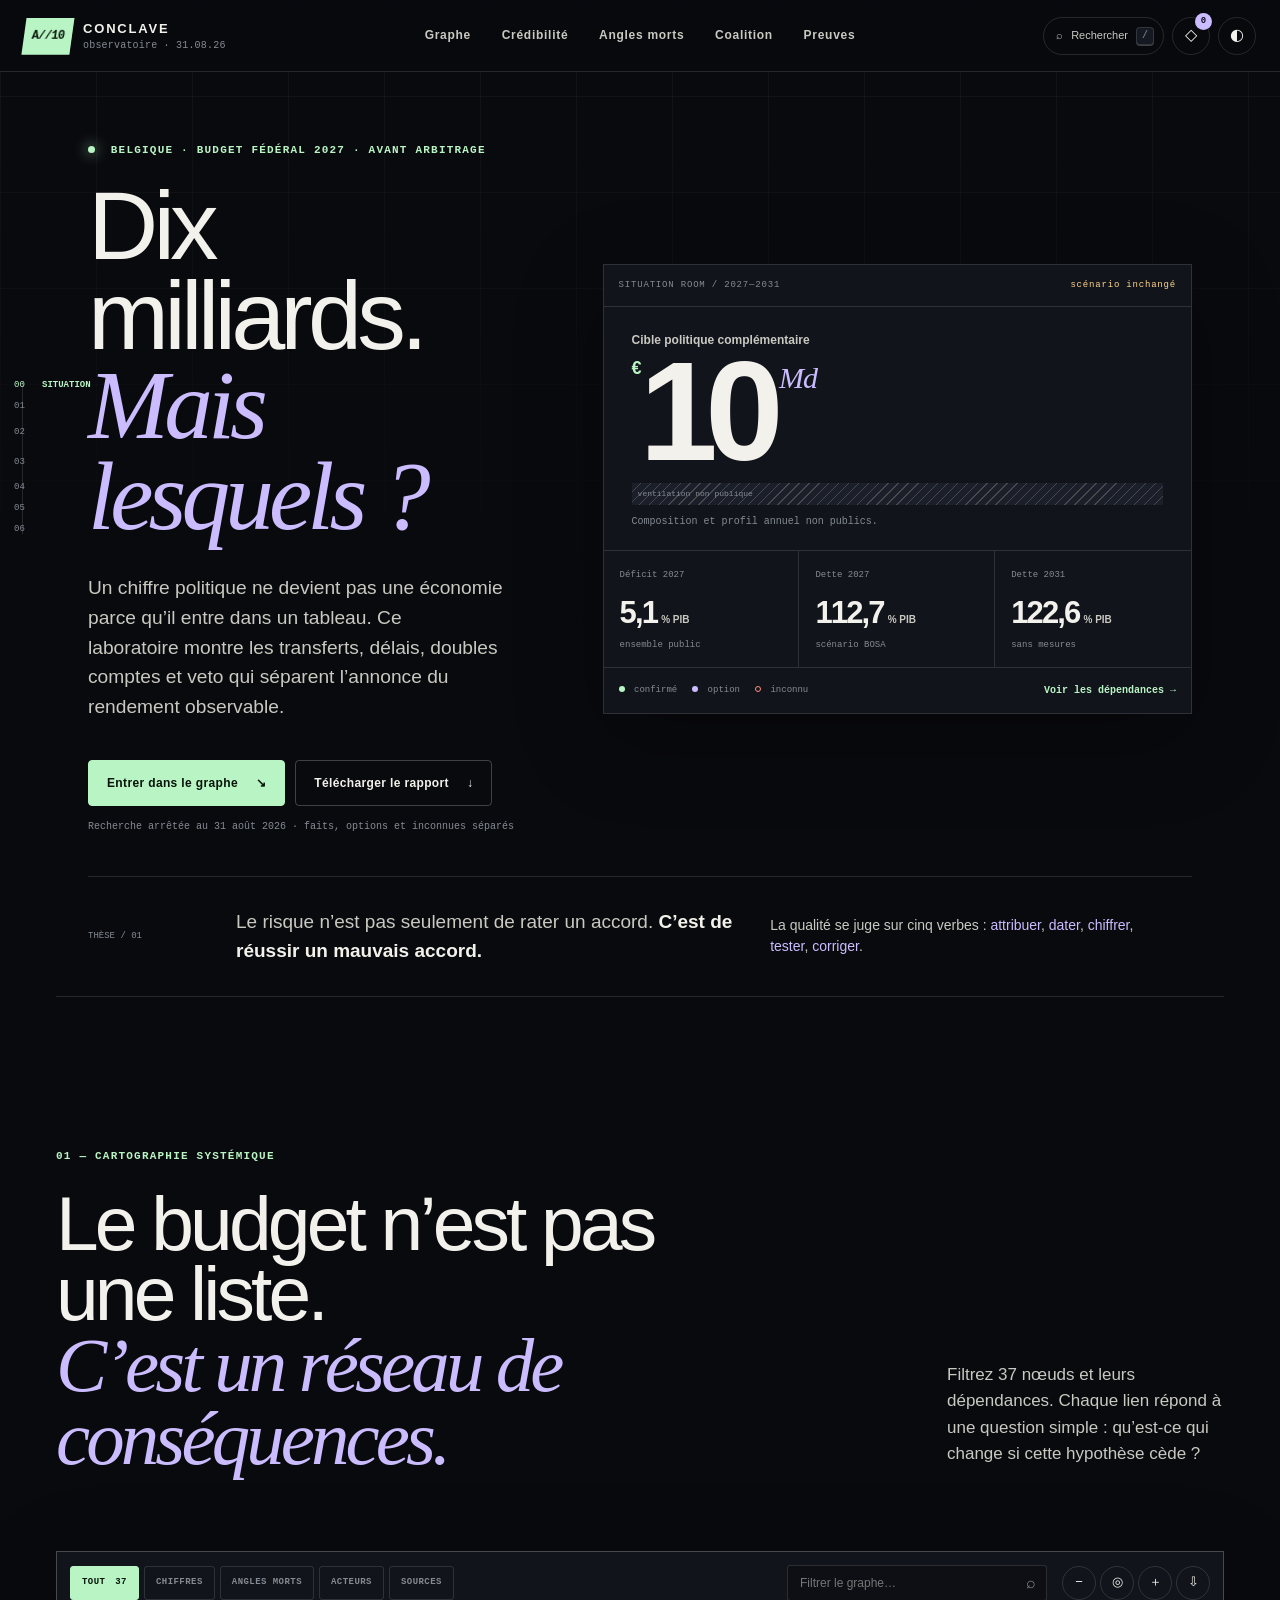
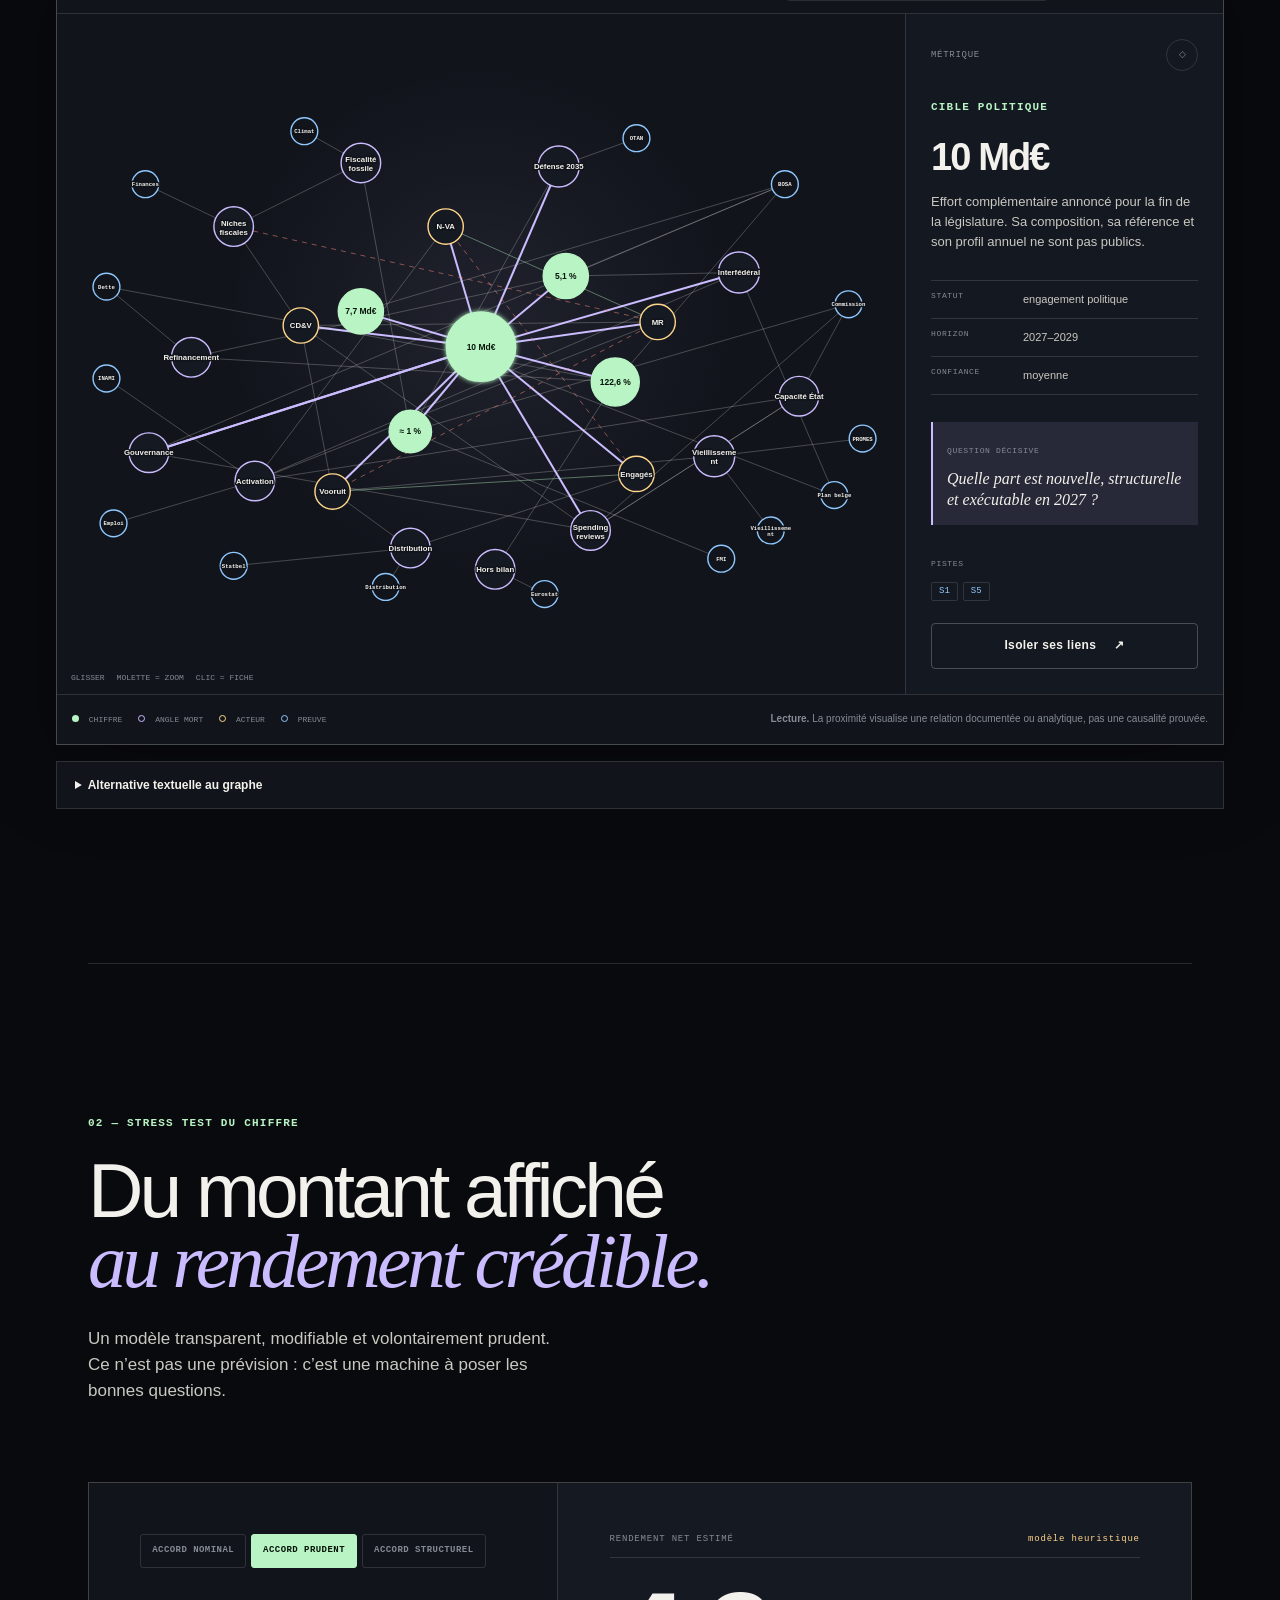
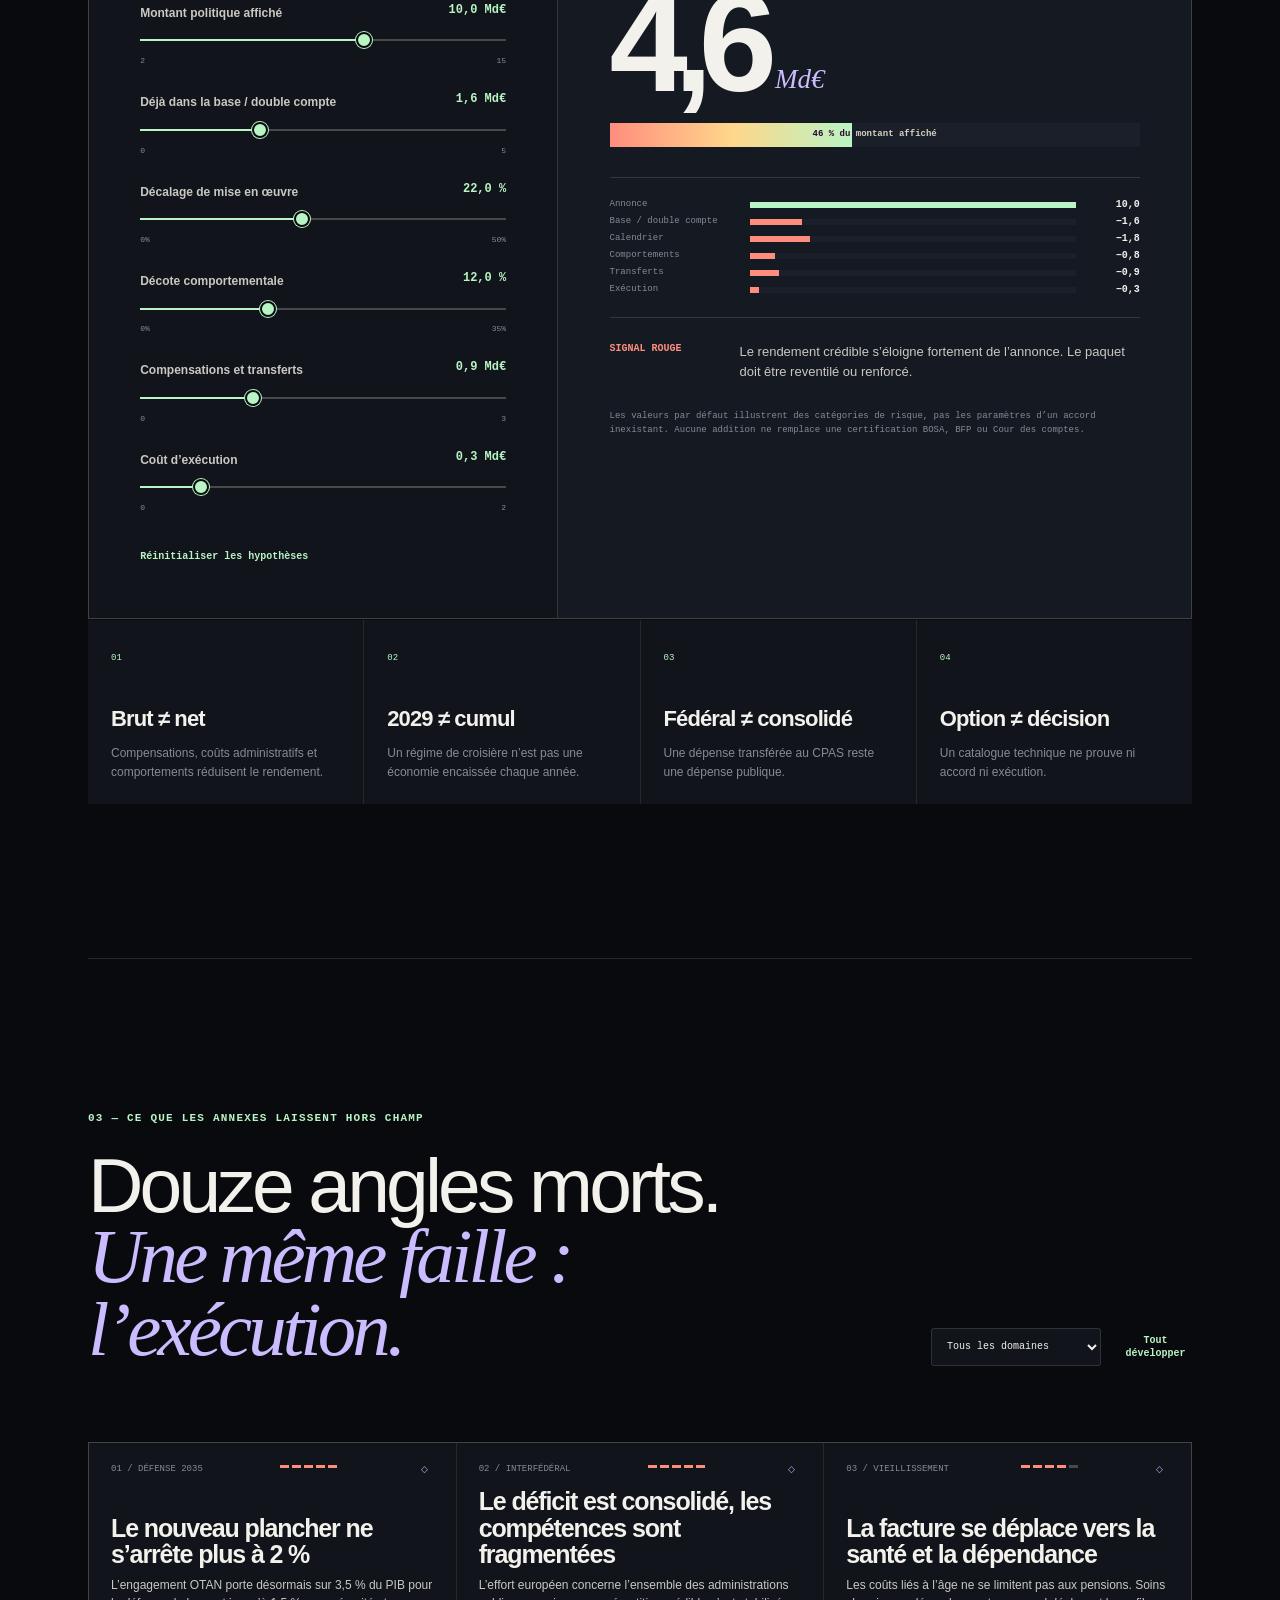
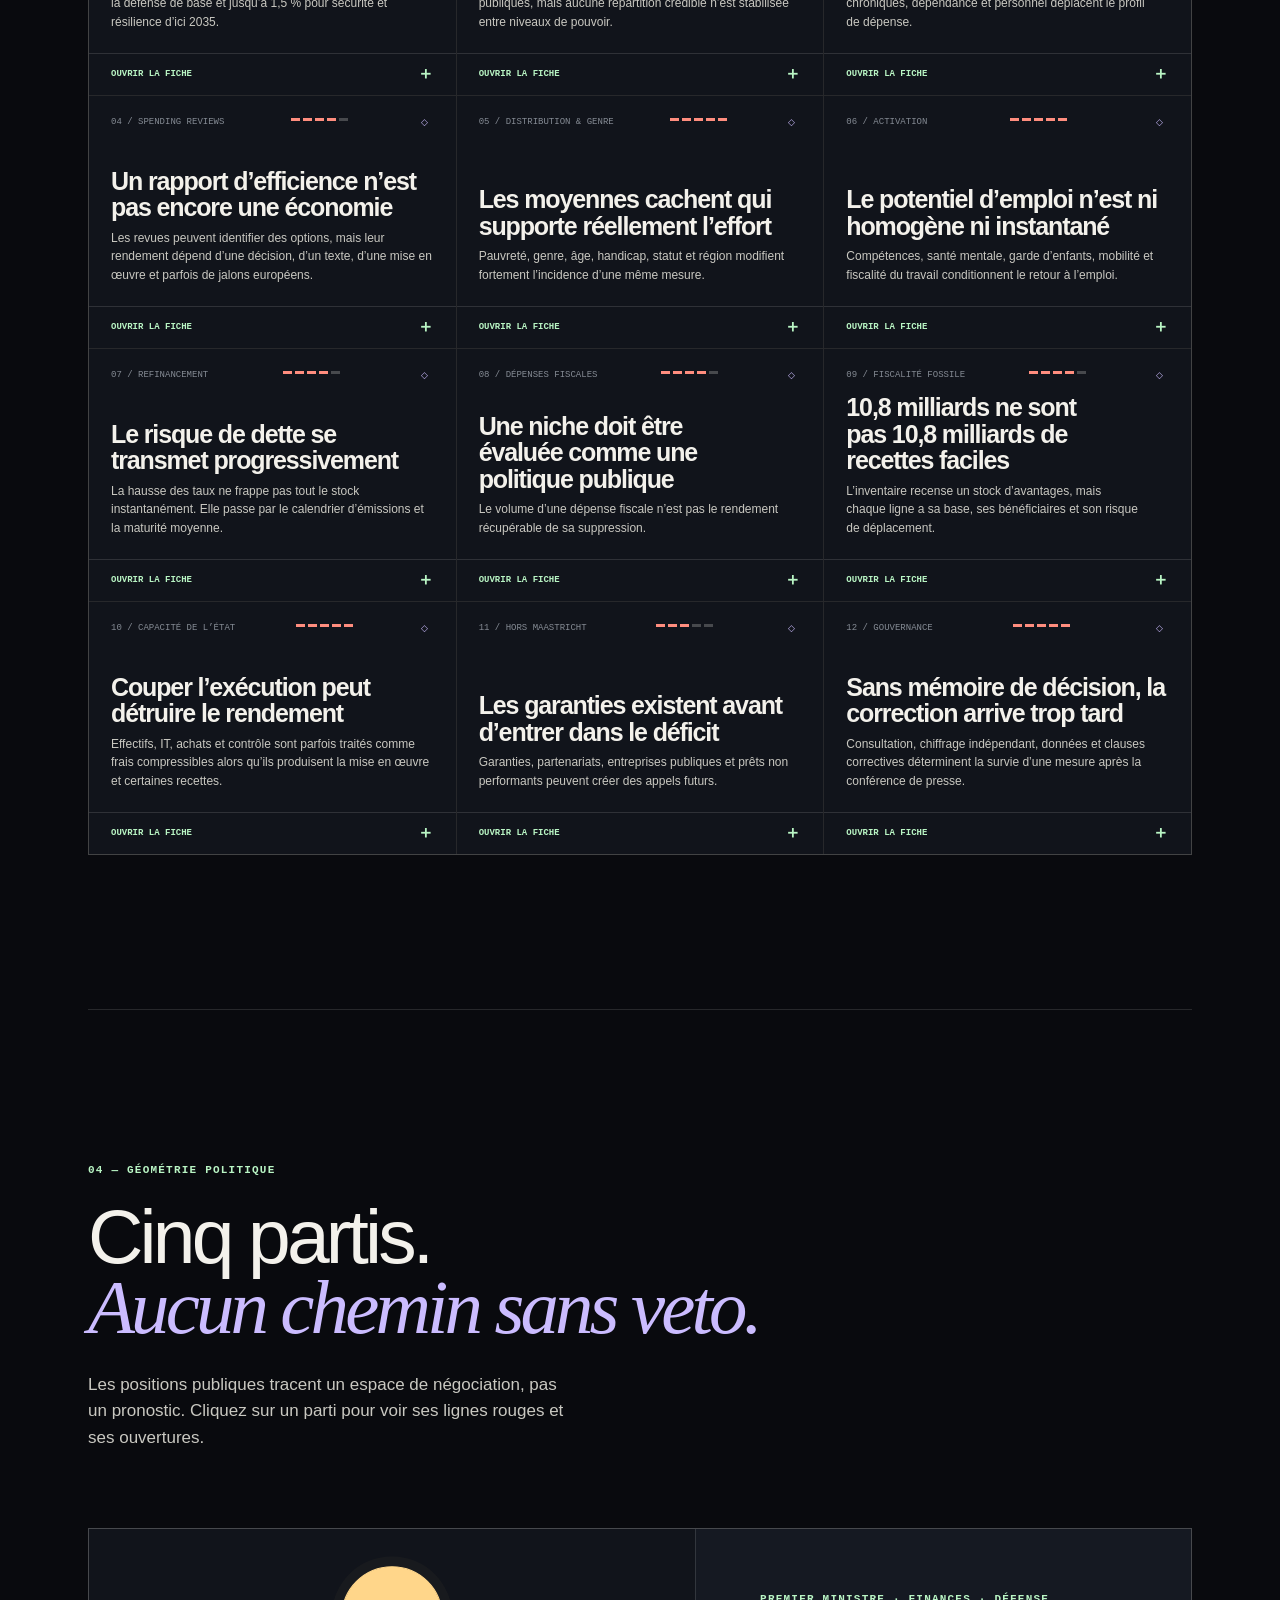
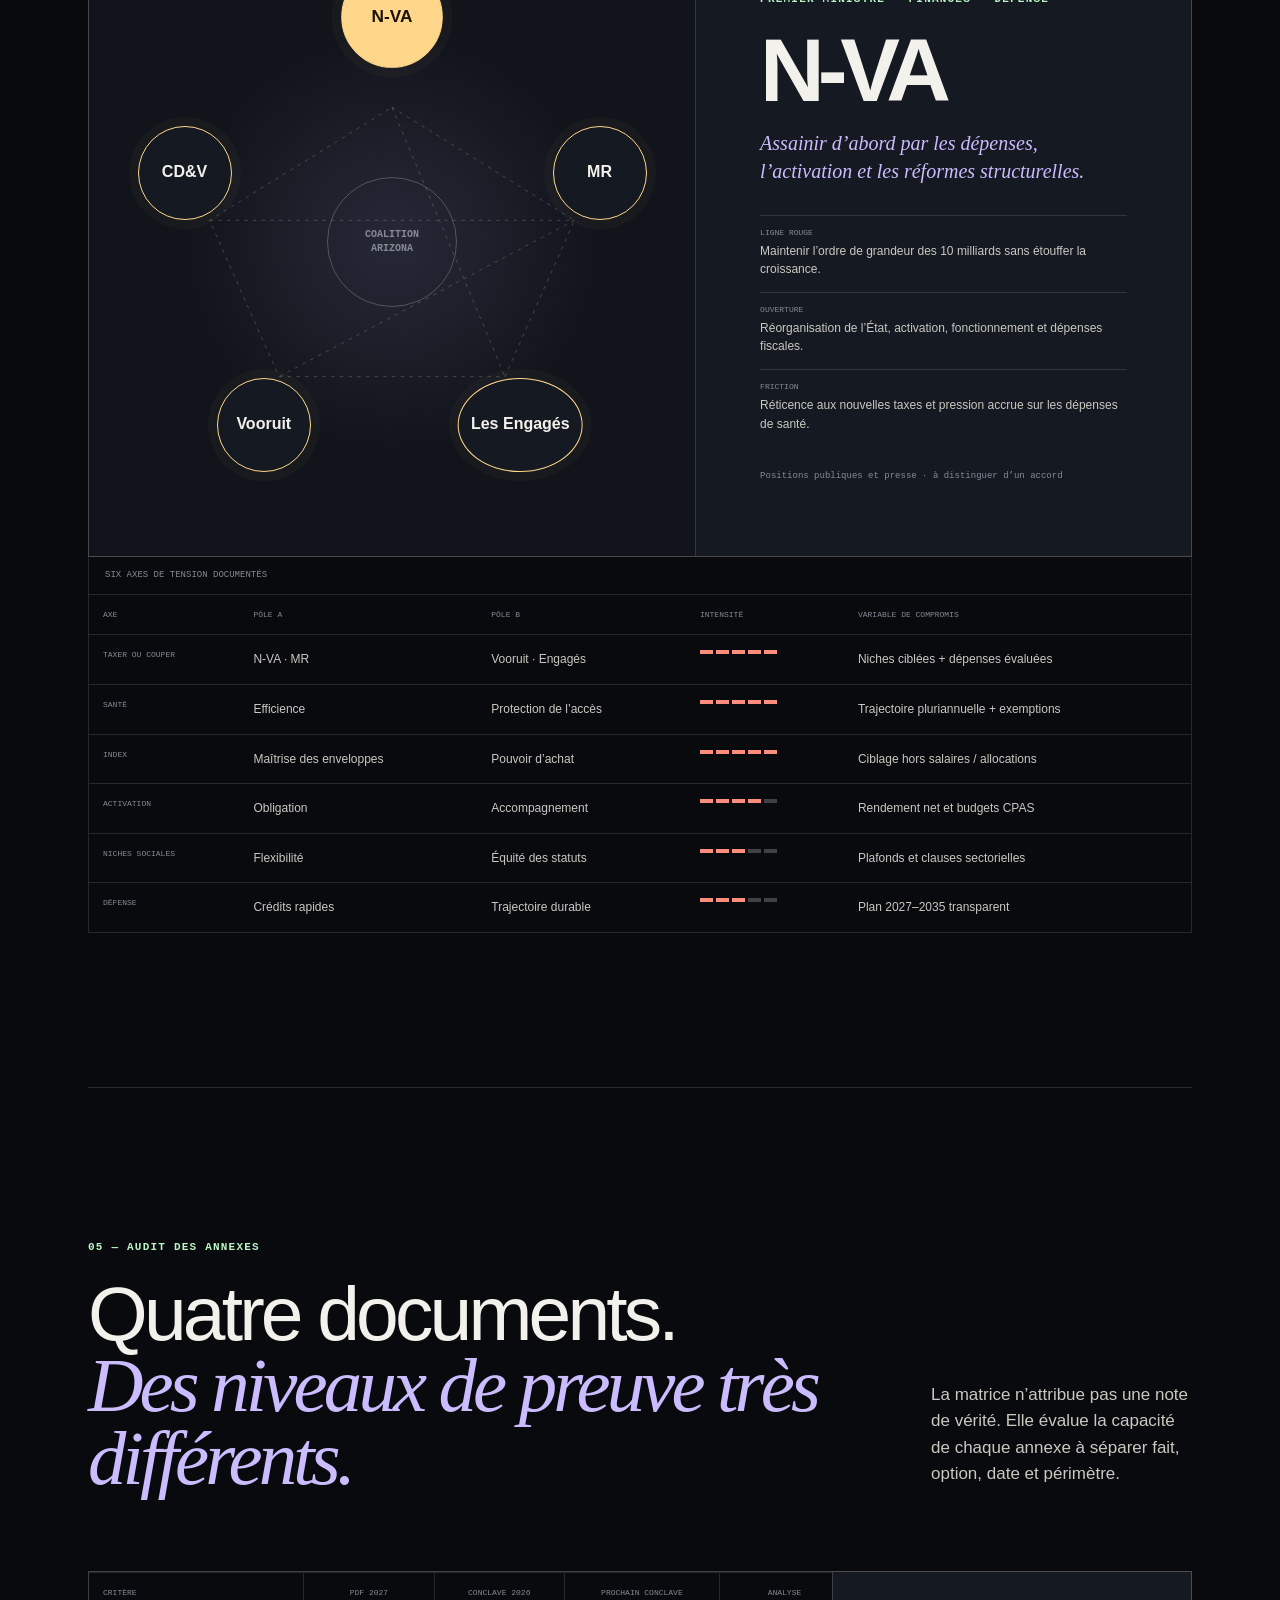
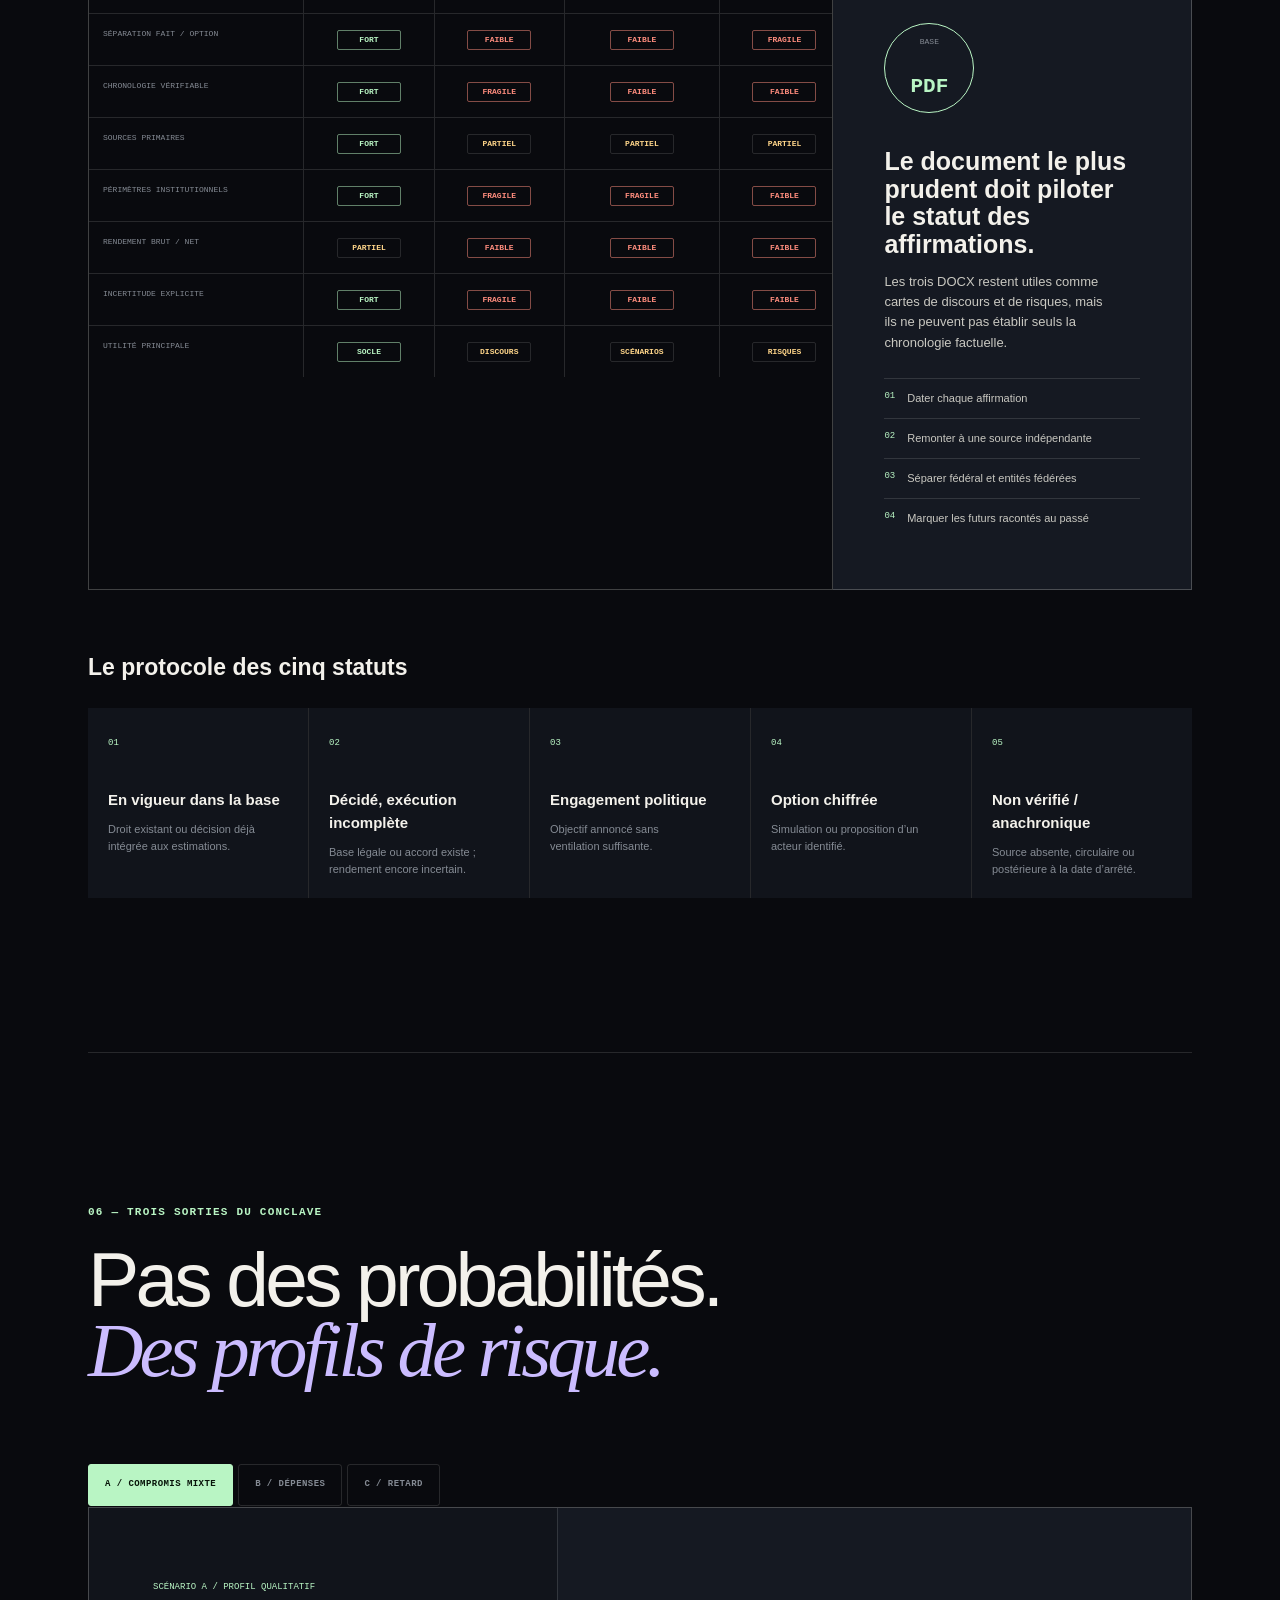
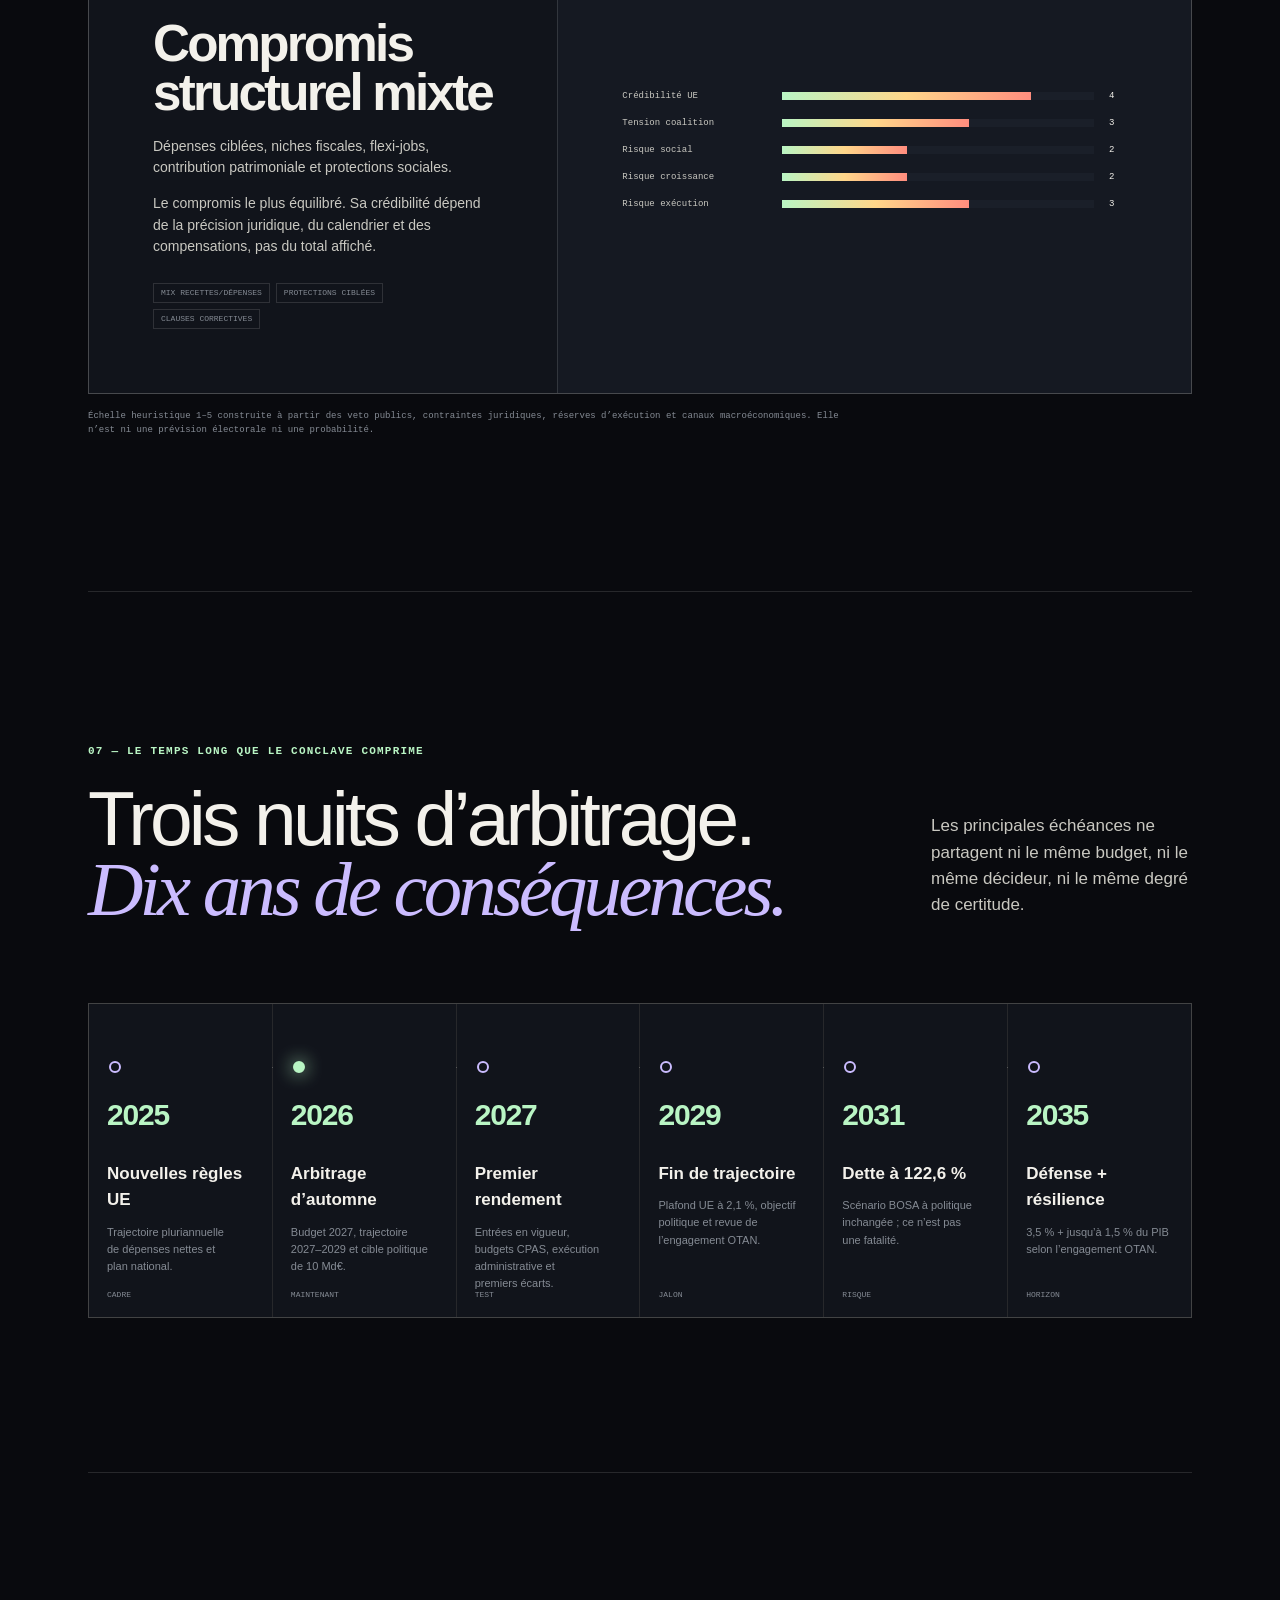
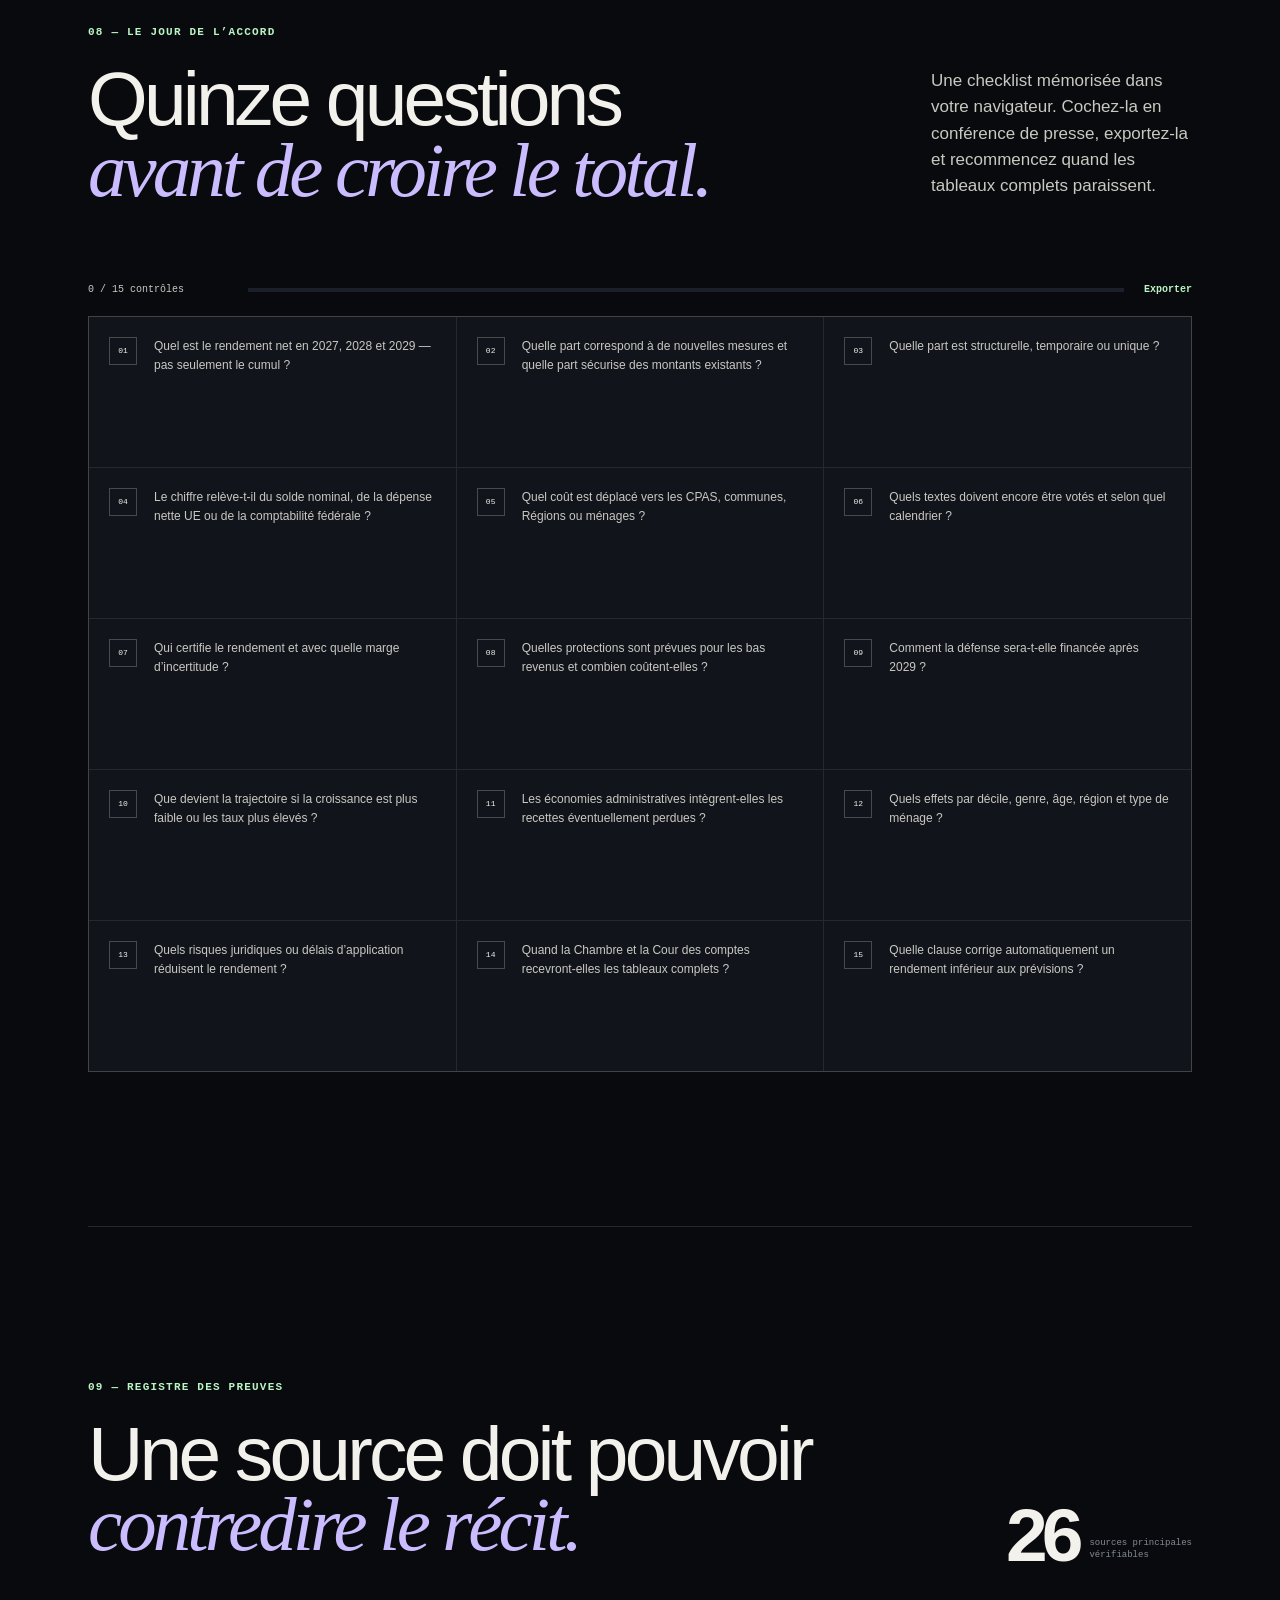
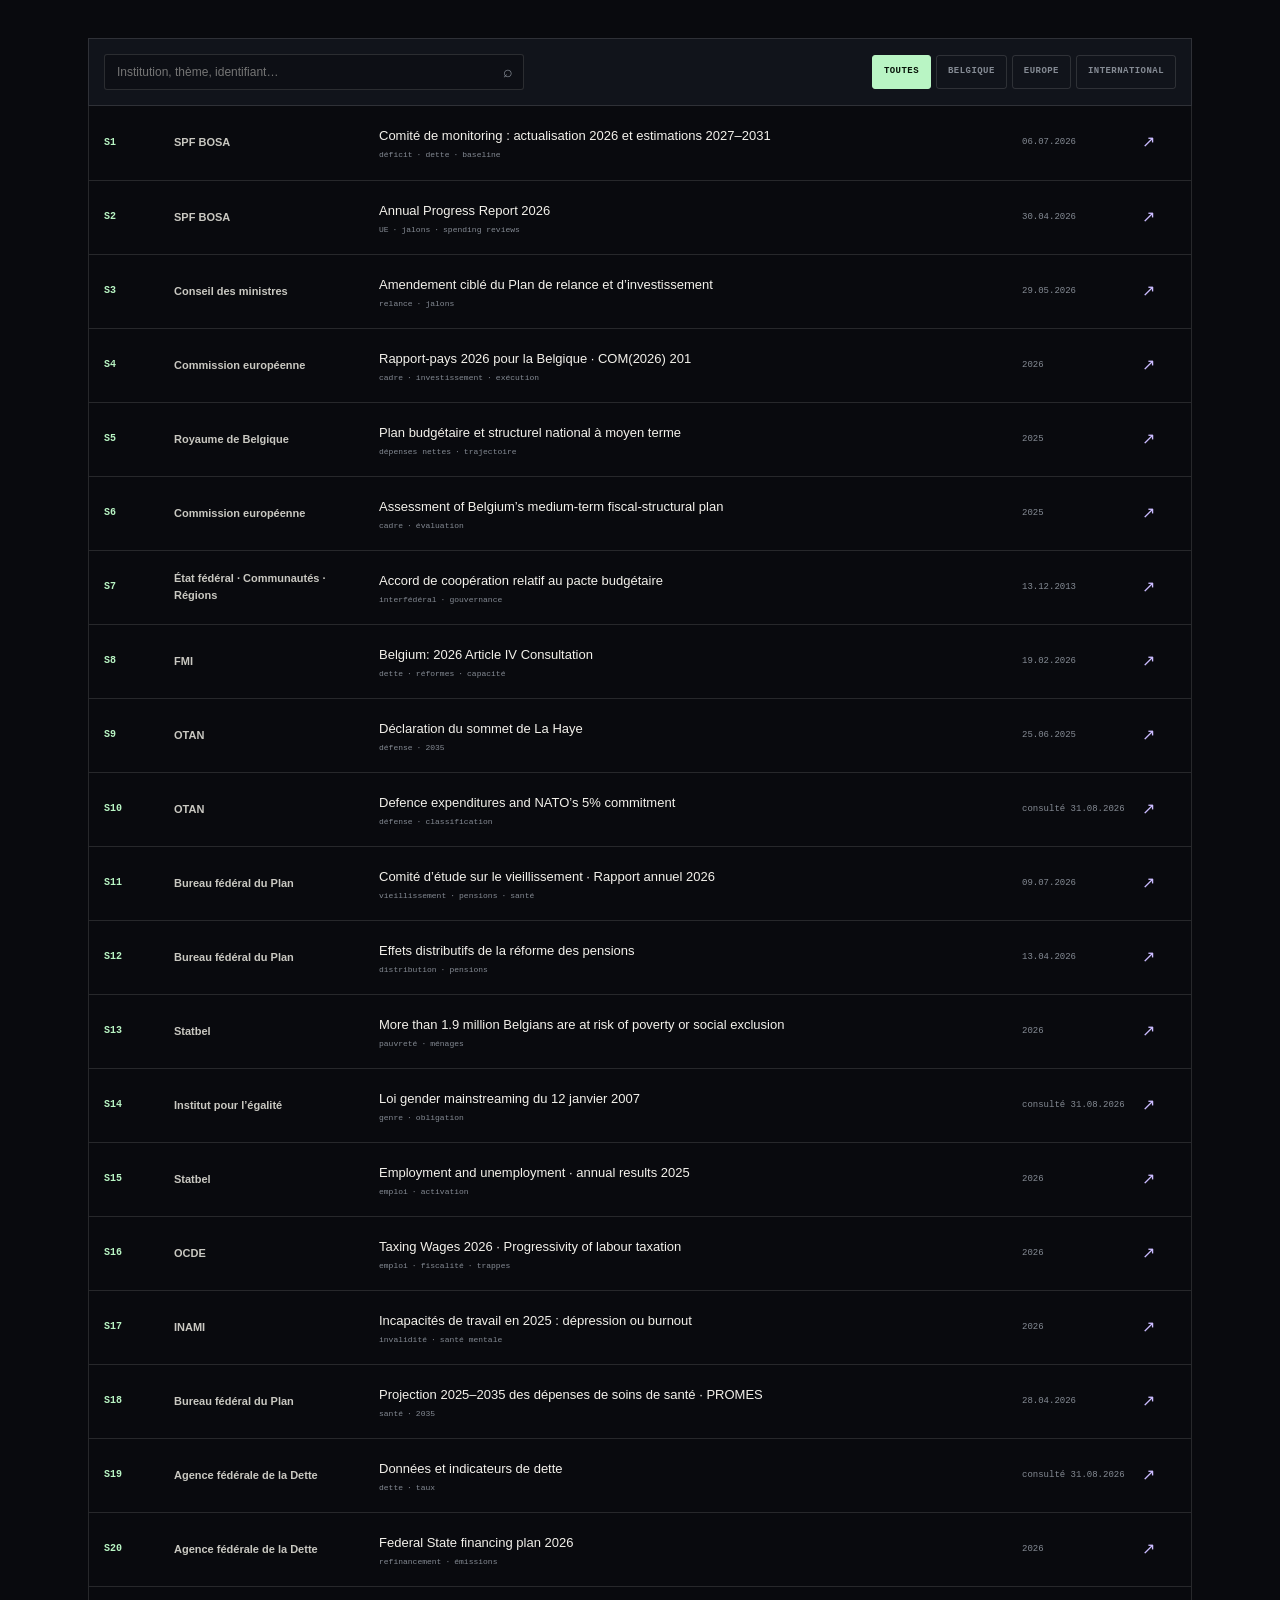
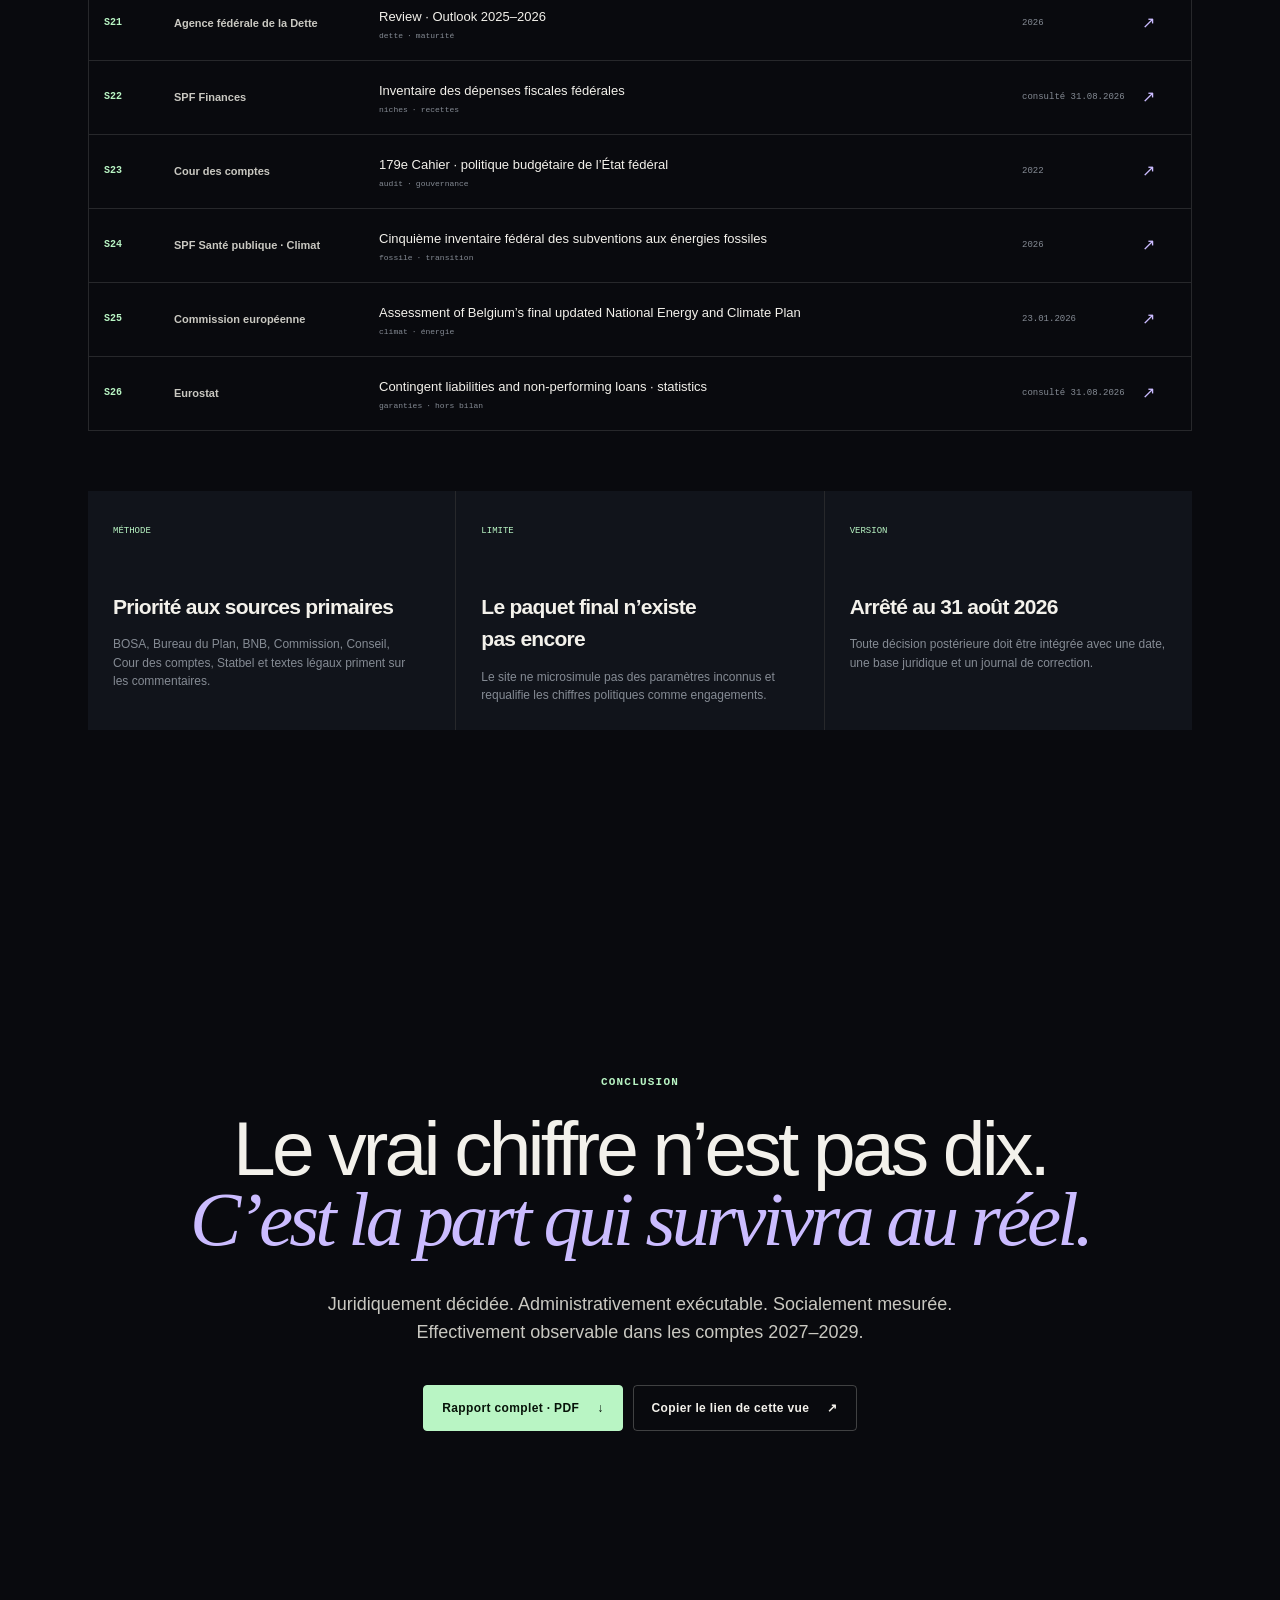
<file: index.html>
<!doctype html>
<html lang="fr" data-theme="dark">
<head>
  <meta charset="utf-8">
  <meta name="viewport" content="width=device-width, initial-scale=1">
  <title>Conclave Arizona — le budget belge sous contraintes</title>
  <meta name="description" content="Un observatoire interactif du conclave budgétaire belge de l’automne 2026 : graphe des dépendances, simulateur de crédibilité, angles morts, coalition, scénarios et sources primaires.">
  <meta name="author" content="Une analyse indépendante">
  <meta name="robots" content="index,follow,max-image-preview:large">
  <meta name="theme-color" content="#0a0b0f">
  <link rel="canonical" href="https://yannkeep.github.io/conclave-arizona/">
  <link rel="icon" href="assets/favicon.svg" type="image/svg+xml">
  <link rel="manifest" href="manifest.webmanifest">
  <link rel="stylesheet" href="assets/styles.css?v=graph-fix-1">
  <meta property="og:type" content="website">
  <meta property="og:locale" content="fr_BE">
  <meta property="og:title" content="Conclave Arizona — le budget belge sous contraintes">
  <meta property="og:description" content="Explorez les liens invisibles entre 10 milliards, coalition, dette, défense, santé et exécution.">
  <meta property="og:url" content="https://yannkeep.github.io/conclave-arizona/">
  <meta name="twitter:card" content="summary_large_image">
  <script type="application/ld+json">
  {
    "@context": "https://schema.org",
    "@graph": [
      {
        "@type": "WebSite",
        "@id": "https://yannkeep.github.io/conclave-arizona/#site",
        "url": "https://yannkeep.github.io/conclave-arizona/",
        "name": "Conclave Arizona",
        "inLanguage": "fr-BE",
        "description": "Observatoire interactif et sourcé du conclave budgétaire belge de l’automne 2026"
      },
      {
        "@type": "Report",
        "@id": "https://yannkeep.github.io/conclave-arizona/#report",
        "name": "Angles morts du conclave budgétaire belge de l’automne 2026",
        "dateModified": "2026-08-31",
        "inLanguage": "fr-BE",
        "isPartOf": {"@id": "https://yannkeep.github.io/conclave-arizona/#site"},
        "about": ["Budget fédéral belge 2027", "Finances publiques", "Coalition Arizona", "Belgique"]
      },
      {
        "@type": "Dataset",
        "name": "Carte des contraintes du conclave budgétaire belge",
        "dateModified": "2026-08-31",
        "license": "https://creativecommons.org/licenses/by/4.0/",
        "distribution": {"@type": "DataDownload", "encodingFormat": "application/json", "contentUrl": "https://yannkeep.github.io/conclave-arizona/assets/dataset.json"}
      }
    ]
  }
  </script>
</head>
<body>
  <a class="skip-link" href="#main">Aller au contenu</a>
  <a class="skip-link" href="#graph-title">Aller au graphe</a>
  <div class="ambient-grid" aria-hidden="true"></div>

  <header class="topbar" id="top">
    <a class="brand" href="#top" aria-label="Conclave Arizona, accueil">
      <span class="brand-mark" aria-hidden="true">A//10</span>
      <span class="brand-copy"><strong>CONCLAVE</strong><small>observatoire · 31.08.26</small></span>
    </a>
    <nav class="primary-nav" aria-label="Navigation principale">
      <a href="#graphe">Graphe</a>
      <a href="#credibilite">Crédibilité</a>
      <a href="#angles-morts">Angles morts</a>
      <a href="#coalition">Coalition</a>
      <a href="#preuves">Preuves</a>
    </nav>
    <div class="toolbar" aria-label="Outils">
      <button class="tool-button search-trigger" type="button" aria-label="Ouvrir la recherche" title="Rechercher (/)" data-action="search">
        <span aria-hidden="true">⌕</span><span class="tool-label">Rechercher</span><kbd>/</kbd>
      </button>
      <button class="icon-button" type="button" aria-label="Ouvrir les éléments sauvegardés" title="Éléments sauvegardés" data-action="saved">
        <span aria-hidden="true">◇</span><span class="saved-count" aria-live="polite">0</span>
      </button>
      <button class="icon-button" type="button" aria-label="Changer de thème" title="Changer de thème" data-action="theme"><span aria-hidden="true">◐</span></button>
      <button class="menu-button" type="button" aria-expanded="false" aria-controls="mobile-nav" data-action="menu"><span></span><span></span></button>
    </div>
  </header>

  <nav class="mobile-nav" id="mobile-nav" aria-label="Navigation mobile" hidden>
    <a href="#graphe">Graphe des contraintes</a>
    <a href="#credibilite">Stress test</a>
    <a href="#angles-morts">12 angles morts</a>
    <a href="#coalition">Coalition</a>
    <a href="#preuves">Matrice des preuves</a>
    <a href="#scenarios">Scénarios</a>
    <a href="#sources">Sources</a>
  </nav>

  <aside class="progress-rail" aria-label="Progression dans le dossier">
    <span class="progress-line"><i id="reading-progress"></i></span>
    <a href="#situation" data-section="situation"><span>00</span><b>Situation</b></a>
    <a href="#graphe" data-section="graphe"><span>01</span><b>Graphe</b></a>
    <a href="#credibilite" data-section="credibilite"><span>02</span><b>Stress test</b></a>
    <a href="#angles-morts" data-section="angles-morts"><span>03</span><b>Angles morts</b></a>
    <a href="#coalition" data-section="coalition"><span>04</span><b>Coalition</b></a>
    <a href="#preuves" data-section="preuves"><span>05</span><b>Preuves</b></a>
    <a href="#sources" data-section="sources"><span>06</span><b>Sources</b></a>
  </aside>

  <main id="main">
    <section class="situation" id="situation" aria-labelledby="situation-title">
      <div class="situation-copy">
        <p class="eyebrow"><span class="status-dot"></span> Belgique · budget fédéral 2027 · avant arbitrage</p>
        <h1 id="situation-title">Dix milliards.<br><em>Mais lesquels&nbsp;?</em></h1>
        <p class="lede">Un chiffre politique ne devient pas une économie parce qu’il entre dans un tableau. Ce laboratoire montre les transferts, délais, doubles comptes et veto qui séparent l’annonce du rendement observable.</p>
        <div class="hero-actions">
          <a class="button button-primary" href="#graphe">Entrer dans le graphe <span aria-hidden="true">↘</span></a>
          <a class="button button-ghost" href="downloads/rapport-complementaire-angles-morts-2026.pdf" download>Télécharger le rapport <span aria-hidden="true">↓</span></a>
        </div>
        <p class="microcopy">Recherche arrêtée au 31 août 2026 · faits, options et inconnues séparés</p>
      </div>

      <div class="situation-board" aria-label="Tableau de situation budgétaire">
        <div class="board-header">
          <span>SITUATION ROOM / 2027—2031</span>
          <span class="live-label">scénario inchangé</span>
        </div>
        <article class="target-card">
          <p>Cible politique complémentaire</p>
          <strong><span>€</span>10<small>Md</small></strong>
          <div class="target-scale" aria-label="Ventilation non publique"><span style="--w:100%">ventilation non publique</span></div>
          <p class="card-note">Composition et profil annuel non publics.</p>
        </article>
        <div class="metric-strip">
          <article><span>Déficit 2027</span><strong>5,1<small>% PIB</small></strong><em>ensemble public</em></article>
          <article><span>Dette 2027</span><strong>112,7<small>% PIB</small></strong><em>scénario BOSA</em></article>
          <article><span>Dette 2031</span><strong>122,6<small>% PIB</small></strong><em>sans mesures</em></article>
        </div>
        <div class="signal-row">
          <span><i class="signal signal-fact"></i> confirmé</span>
          <span><i class="signal signal-option"></i> option</span>
          <span><i class="signal signal-unknown"></i> inconnu</span>
          <button type="button" class="text-button" data-jump-node="target">Voir les dépendances →</button>
        </div>
      </div>

      <div class="thesis-band">
        <span class="thesis-index">THÈSE / 01</span>
        <p>Le risque n’est pas seulement de rater un accord. <strong>C’est de réussir un mauvais accord.</strong></p>
        <p>La qualité se juge sur cinq verbes&nbsp;: <span>attribuer</span>, <span>dater</span>, <span>chiffrer</span>, <span>tester</span>, <span>corriger</span>.</p>
      </div>
    </section>

    <section class="section graph-section" id="graphe" aria-labelledby="graph-title">
      <header class="section-header split-header">
        <div>
          <p class="section-number">01 — CARTOGRAPHIE SYSTÉMIQUE</p>
          <h2 id="graph-title">Le budget n’est pas une liste.<br><em>C’est un réseau de conséquences.</em></h2>
        </div>
        <p class="section-intro">Filtrez 37 nœuds et leurs dépendances. Chaque lien répond à une question simple&nbsp;: qu’est-ce qui change si cette hypothèse cède&nbsp;?</p>
      </header>

      <div class="graph-workbench" data-component="graph">
        <div class="graph-toolbar" aria-label="Contrôles du graphe">
          <div class="filter-group" role="group" aria-label="Filtrer par famille">
            <button class="filter-chip active" type="button" data-graph-filter="all" aria-pressed="true">Tout <span>37</span></button>
            <button class="filter-chip" type="button" data-graph-filter="metric" aria-pressed="false">Chiffres</button>
            <button class="filter-chip" type="button" data-graph-filter="blindspot" aria-pressed="false">Angles morts</button>
            <button class="filter-chip" type="button" data-graph-filter="actor" aria-pressed="false">Acteurs</button>
            <button class="filter-chip" type="button" data-graph-filter="source" aria-pressed="false">Sources</button>
          </div>
          <label class="graph-search"><span class="sr-only">Rechercher dans le graphe</span><input id="graph-search" type="search" placeholder="Filtrer le graphe…" autocomplete="off"><span aria-hidden="true">⌕</span></label>
          <div class="graph-actions">
            <button class="icon-button" type="button" data-graph-action="zoom-out" aria-label="Dézoomer">−</button>
            <button class="icon-button" type="button" data-graph-action="reset" aria-label="Recentrer">◎</button>
            <button class="icon-button" type="button" data-graph-action="zoom-in" aria-label="Zoomer">＋</button>
            <button class="icon-button" type="button" data-graph-action="export" aria-label="Exporter le graphe en SVG">⇩</button>
          </div>
        </div>

        <div class="graph-stage">
          <div class="graph-canvas-wrap">
            <svg id="constraint-graph" class="constraint-graph" role="img" aria-labelledby="graph-svg-title graph-svg-desc" viewBox="0 0 1200 720" tabindex="0">
              <title id="graph-svg-title">Graphe interactif des contraintes budgétaires belges</title>
              <desc id="graph-svg-desc">La cible des dix milliards est reliée aux métriques, aux partis, aux douze angles morts et aux principales sources officielles. Utilisez les filtres ou les flèches du clavier pour explorer.</desc>
              <defs>
                <filter id="glow"><feGaussianBlur stdDeviation="4" result="coloredBlur"></feGaussianBlur><feMerge><feMergeNode in="coloredBlur"></feMergeNode><feMergeNode in="SourceGraphic"></feMergeNode></feMerge></filter>
                <marker id="arrow" viewBox="0 0 10 10" refX="8" refY="5" markerWidth="5" markerHeight="5" orient="auto-start-reverse"><path d="M 0 0 L 10 5 L 0 10 z"></path></marker>
              </defs>
              <g id="graph-viewport"><g id="graph-links"></g><g id="graph-nodes"></g></g>
            </svg>
            <div class="graph-empty" hidden>Aucun nœud ne correspond à ce filtre.</div>
            <div class="graph-hint" aria-hidden="true"><span>glisser</span><span>molette = zoom</span><span>clic = fiche</span></div>
          </div>

          <aside class="node-inspector" id="node-inspector" aria-live="polite" aria-label="Fiche du nœud sélectionné">
            <div class="inspector-id"><span id="node-type">POINT D’ENTRÉE</span><button class="save-node" type="button" aria-label="Sauvegarder ce nœud" data-save-current>◇</button></div>
            <p class="inspector-kicker" id="node-kicker">Le centre du problème</p>
            <h3 id="node-title">€10 milliards</h3>
            <p id="node-description">Cible politique complémentaire à atteindre d’ici la fin de la législature. Le paquet, son profil annuel et sa référence ne sont pas encore publiés.</p>
            <dl class="node-meta">
              <div><dt>Statut</dt><dd id="node-status">engagement politique</dd></div>
              <div><dt>Horizon</dt><dd id="node-horizon">2027—2029</dd></div>
              <div><dt>Confiance</dt><dd id="node-confidence">moyenne</dd></div>
            </dl>
            <div class="node-question"><span>QUESTION DÉCISIVE</span><p id="node-question">Quelle part est nouvelle, structurelle et exécutable en 2027&nbsp;?</p></div>
            <div class="node-sources"><span>PISTES</span><div id="node-sources"></div></div>
            <button class="button button-ghost inspector-action" type="button" data-action="trace">Isoler ses liens <span aria-hidden="true">↗</span></button>
          </aside>
        </div>

        <div class="graph-footer">
          <div class="legend" aria-label="Légende du graphe">
            <span><i class="legend-dot metric"></i> chiffre</span>
            <span><i class="legend-dot blindspot"></i> angle mort</span>
            <span><i class="legend-dot actor"></i> acteur</span>
            <span><i class="legend-dot source"></i> preuve</span>
          </div>
          <p><strong>Lecture.</strong> La proximité visualise une relation documentée ou analytique, pas une causalité prouvée.</p>
        </div>
      </div>

      <div class="graph-accessible">
        <details>
          <summary>Alternative textuelle au graphe</summary>
          <div id="graph-list" class="graph-list"></div>
        </details>
      </div>
    </section>

    <section class="section credibility-section" id="credibilite" aria-labelledby="credibility-title">
      <header class="section-header">
        <p class="section-number">02 — STRESS TEST DU CHIFFRE</p>
        <h2 id="credibility-title">Du montant affiché<br><em>au rendement crédible.</em></h2>
        <p class="section-intro">Un modèle transparent, modifiable et volontairement prudent. Ce n’est pas une prévision&nbsp;: c’est une machine à poser les bonnes questions.</p>
      </header>

      <div class="simulator-grid">
        <div class="simulator-controls">
          <div class="preset-row" role="group" aria-label="Préréglages du simulateur">
            <button type="button" class="preset active" data-preset="nominal">Accord nominal</button>
            <button type="button" class="preset" data-preset="prudent">Accord prudent</button>
            <button type="button" class="preset" data-preset="structural">Accord structurel</button>
          </div>
          <div id="simulator-sliders"></div>
          <button type="button" class="text-button reset-simulator" data-action="reset-simulator">Réinitialiser les hypothèses</button>
        </div>

        <div class="simulator-output" aria-live="polite">
          <div class="output-head"><span>RENDEMENT NET ESTIMÉ</span><span class="heuristic-label">modèle heuristique</span></div>
          <div class="net-value"><strong id="net-value">4,6</strong><span>Md€</span></div>
          <div class="credibility-gauge" aria-label="Ratio de crédibilité"><i id="credibility-gauge"></i><span id="credibility-ratio">46 % du montant affiché</span></div>
          <div class="waterfall" id="waterfall" aria-label="Décomposition du montant affiché au rendement net"></div>
          <div class="output-verdict">
            <span id="output-code">SIGNAL ORANGE</span>
            <p id="output-verdict">La distance entre annonce et rendement justifie une réserve de prudence explicite.</p>
          </div>
          <p class="fine-print">Les valeurs par défaut illustrent des catégories de risque, pas les paramètres d’un accord inexistant. Aucune addition ne remplace une certification BOSA, BFP ou Cour des comptes.</p>
        </div>
      </div>

      <div class="definition-cards">
        <article><span>01</span><h3>Brut ≠ net</h3><p>Compensations, coûts administratifs et comportements réduisent le rendement.</p></article>
        <article><span>02</span><h3>2029 ≠ cumul</h3><p>Un régime de croisière n’est pas une économie encaissée chaque année.</p></article>
        <article><span>03</span><h3>Fédéral ≠ consolidé</h3><p>Une dépense transférée au CPAS reste une dépense publique.</p></article>
        <article><span>04</span><h3>Option ≠ décision</h3><p>Un catalogue technique ne prouve ni accord ni exécution.</p></article>
      </div>
    </section>

    <section class="section blindspots-section" id="angles-morts" aria-labelledby="blindspots-title">
      <header class="section-header split-header">
        <div>
          <p class="section-number">03 — CE QUE LES ANNEXES LAISSENT HORS CHAMP</p>
          <h2 id="blindspots-title">Douze angles morts.<br><em>Une même faille&nbsp;: l’exécution.</em></h2>
        </div>
        <div class="section-controls">
          <label><span class="sr-only">Filtrer les angles morts</span><select id="blindspot-filter"><option value="all">Tous les domaines</option><option value="long-terme">Long terme</option><option value="social">Social</option><option value="execution">Exécution</option><option value="fiscal">Fiscalité</option><option value="gouvernance">Gouvernance</option></select></label>
          <button class="text-button" type="button" data-action="expand-blindspots">Tout développer</button>
        </div>
      </header>
      <div class="blindspot-grid" id="blindspot-grid"></div>
    </section>

    <section class="section coalition-section" id="coalition" aria-labelledby="coalition-title">
      <header class="section-header">
        <p class="section-number">04 — GÉOMÉTRIE POLITIQUE</p>
        <h2 id="coalition-title">Cinq partis.<br><em>Aucun chemin sans veto.</em></h2>
        <p class="section-intro">Les positions publiques tracent un espace de négociation, pas un pronostic. Cliquez sur un parti pour voir ses lignes rouges et ses ouvertures.</p>
      </header>

      <div class="coalition-lab">
        <div class="party-orbit" id="party-orbit" role="group" aria-label="Partis de la coalition Arizona">
          <svg class="tension-lines" viewBox="0 0 600 420" aria-hidden="true"><path d="M300 55 L510 185 L430 365 L170 365 L90 185 Z"></path><path d="M300 55 L430 365 M510 185 L170 365 M90 185 L510 185"></path></svg>
        </div>
        <article class="party-inspector" id="party-inspector">
          <p class="inspector-kicker" id="party-role">Premier ministre · Finances · Défense</p>
          <h3 id="party-name">N-VA</h3>
          <blockquote id="party-axis">Assainir d’abord par les dépenses, l’activation et les réformes structurelles.</blockquote>
          <dl>
            <div><dt>Ligne rouge</dt><dd id="party-redline"></dd></div>
            <div><dt>Ouverture</dt><dd id="party-open"></dd></div>
            <div><dt>Friction</dt><dd id="party-friction"></dd></div>
          </dl>
          <p class="party-source" id="party-source"></p>
        </article>
      </div>

      <div class="tension-table-wrap">
        <table class="tension-table">
          <caption>Six axes de tension documentés</caption>
          <thead><tr><th scope="col">Axe</th><th scope="col">Pôle A</th><th scope="col">Pôle B</th><th scope="col">Intensité</th><th scope="col">Variable de compromis</th></tr></thead>
          <tbody id="tension-body"></tbody>
        </table>
      </div>
    </section>

    <section class="section evidence-section" id="preuves" aria-labelledby="evidence-title">
      <header class="section-header split-header">
        <div>
          <p class="section-number">05 — AUDIT DES ANNEXES</p>
          <h2 id="evidence-title">Quatre documents.<br><em>Des niveaux de preuve très différents.</em></h2>
        </div>
        <p class="section-intro">La matrice n’attribue pas une note de vérité. Elle évalue la capacité de chaque annexe à séparer fait, option, date et périmètre.</p>
      </header>

      <div class="evidence-layout">
        <div class="matrix-wrap" role="region" aria-label="Matrice comparative des annexes" tabindex="0">
          <table class="evidence-matrix">
            <thead><tr><th scope="col">Critère</th><th scope="col">PDF 2027</th><th scope="col">Conclave 2026</th><th scope="col">Prochain conclave</th><th scope="col">Analyse</th></tr></thead>
            <tbody id="evidence-matrix-body"></tbody>
          </table>
        </div>
        <aside class="audit-verdict">
          <span class="audit-score">BASE<br><strong>PDF</strong></span>
          <h3>Le document le plus prudent doit piloter le statut des affirmations.</h3>
          <p>Les trois DOCX restent utiles comme cartes de discours et de risques, mais ils ne peuvent pas établir seuls la chronologie factuelle.</p>
          <ul>
            <li><span>01</span> Dater chaque affirmation</li>
            <li><span>02</span> Remonter à une source indépendante</li>
            <li><span>03</span> Séparer fédéral et entités fédérées</li>
            <li><span>04</span> Marquer les futurs racontés au passé</li>
          </ul>
        </aside>
      </div>

      <div class="status-protocol">
        <h3>Le protocole des cinq statuts</h3>
        <div id="status-protocol-list"></div>
      </div>
    </section>

    <section class="section scenarios-section" id="scenarios" aria-labelledby="scenarios-title">
      <header class="section-header">
        <p class="section-number">06 — TROIS SORTIES DU CONCLAVE</p>
        <h2 id="scenarios-title">Pas des probabilités.<br><em>Des profils de risque.</em></h2>
      </header>
      <div class="scenario-tabs" role="tablist" aria-label="Scénarios">
        <button type="button" role="tab" aria-selected="true" aria-controls="scenario-panel" data-scenario="mix">A / COMPROMIS MIXTE</button>
        <button type="button" role="tab" aria-selected="false" aria-controls="scenario-panel" data-scenario="cuts">B / DÉPENSES</button>
        <button type="button" role="tab" aria-selected="false" aria-controls="scenario-panel" data-scenario="delay">C / RETARD</button>
      </div>
      <div class="scenario-panel" id="scenario-panel" role="tabpanel"></div>
      <p class="method-note">Échelle heuristique 1–5 construite à partir des veto publics, contraintes juridiques, réserves d’exécution et canaux macroéconomiques. Elle n’est ni une prévision électorale ni une probabilité.</p>
    </section>

    <section class="section timeline-section" id="horizon" aria-labelledby="timeline-title">
      <header class="section-header split-header">
        <div>
          <p class="section-number">07 — LE TEMPS LONG QUE LE CONCLAVE COMPRIME</p>
          <h2 id="timeline-title">Trois nuits d’arbitrage.<br><em>Dix ans de conséquences.</em></h2>
        </div>
        <p class="section-intro">Les principales échéances ne partagent ni le même budget, ni le même décideur, ni le même degré de certitude.</p>
      </header>
      <div class="timeline" id="timeline"></div>
    </section>

    <section class="section checklist-section" id="checklist" aria-labelledby="checklist-title">
      <header class="section-header split-header">
        <div>
          <p class="section-number">08 — LE JOUR DE L’ACCORD</p>
          <h2 id="checklist-title">Quinze questions<br><em>avant de croire le total.</em></h2>
        </div>
        <p class="section-intro">Une checklist mémorisée dans votre navigateur. Cochez-la en conférence de presse, exportez-la et recommencez quand les tableaux complets paraissent.</p>
      </header>
      <div class="checklist-progress"><span id="checklist-count">0 / 15 contrôles</span><i><b id="checklist-bar"></b></i><button type="button" class="text-button" data-action="export-checklist">Exporter</button></div>
      <ol class="decision-checklist" id="decision-checklist"></ol>
    </section>

    <section class="section sources-section" id="sources" aria-labelledby="sources-title">
      <header class="section-header split-header">
        <div>
          <p class="section-number">09 — REGISTRE DES PREUVES</p>
          <h2 id="sources-title">Une source doit pouvoir<br><em>contredire le récit.</em></h2>
        </div>
        <div class="source-summary"><strong>26</strong><span>sources principales<br>vérifiables</span></div>
      </header>

      <div class="sources-toolbar">
        <label class="source-search"><span class="sr-only">Rechercher dans les sources</span><input id="source-search" type="search" placeholder="Institution, thème, identifiant…"><span aria-hidden="true">⌕</span></label>
        <div class="filter-group" role="group" aria-label="Filtrer les sources">
          <button class="filter-chip active" type="button" data-source-filter="all" aria-pressed="true">Toutes</button>
          <button class="filter-chip" type="button" data-source-filter="belgique" aria-pressed="false">Belgique</button>
          <button class="filter-chip" type="button" data-source-filter="europe" aria-pressed="false">Europe</button>
          <button class="filter-chip" type="button" data-source-filter="international" aria-pressed="false">International</button>
        </div>
      </div>
      <div class="source-ledger" id="source-ledger"></div>

      <div class="method-grid">
        <article><span>MÉTHODE</span><h3>Priorité aux sources primaires</h3><p>BOSA, Bureau du Plan, BNB, Commission, Conseil, Cour des comptes, Statbel et textes légaux priment sur les commentaires.</p></article>
        <article><span>LIMITE</span><h3>Le paquet final n’existe pas encore</h3><p>Le site ne microsimule pas des paramètres inconnus et requalifie les chiffres politiques comme engagements.</p></article>
        <article><span>VERSION</span><h3>Arrêté au 31 août 2026</h3><p>Toute décision postérieure doit être intégrée avec une date, une base juridique et un journal de correction.</p></article>
      </div>
    </section>

    <section class="closing-section" aria-labelledby="closing-title">
      <p class="section-number">CONCLUSION</p>
      <h2 id="closing-title">Le vrai chiffre n’est pas dix.<br><em>C’est la part qui survivra au réel.</em></h2>
      <p>Juridiquement décidée. Administrativement exécutable. Socialement mesurée. Effectivement observable dans les comptes 2027–2029.</p>
      <div class="closing-actions">
        <a class="button button-primary" href="downloads/rapport-complementaire-angles-morts-2026.pdf" download>Rapport complet · PDF <span aria-hidden="true">↓</span></a>
        <button class="button button-ghost" type="button" data-action="share">Copier le lien de cette vue <span aria-hidden="true">↗</span></button>
      </div>
    </section>
  </main>

  <footer class="site-footer">
    <div><a class="brand footer-brand" href="#top"><span class="brand-mark">A//10</span><span class="brand-copy"><strong>CONCLAVE</strong><small>outil de lecture critique</small></span></a></div>
    <div><p>Site statique · aucun traqueur · aucune donnée envoyée.</p><p>Les notes, vues et coches restent dans votre navigateur.</p></div>
    <div><a href="https://github.com/yannkeep/conclave-arizona">Code source ↗</a><a href="downloads/rapport-complementaire-angles-morts-2026.docx" download>Rapport DOCX ↓</a><button class="link-button" type="button" data-action="shortcuts">Raccourcis clavier</button></div>
    <div><p>Mise à jour</p><strong>31.08.2026</strong></div>
  </footer>

  <dialog class="command-dialog" id="search-dialog" aria-labelledby="search-dialog-title">
    <form method="dialog" class="dialog-shell">
      <div class="dialog-header">
        <label><span class="sr-only" id="search-dialog-title">Rechercher dans tout le dossier</span><span aria-hidden="true">⌕</span><input id="global-search" type="search" placeholder="Rechercher un chiffre, un parti, une source…" autocomplete="off"></label>
        <button value="cancel" aria-label="Fermer">Échap</button>
      </div>
      <div class="search-results" id="search-results"><p class="search-placeholder">Essayez « défense », « CPAS », « 10 milliards » ou « S11 ».</p></div>
      <div class="dialog-footer"><span>↑↓ naviguer</span><span>↵ ouvrir</span><span>/ rechercher</span></div>
    </form>
  </dialog>

  <dialog class="saved-dialog" id="saved-dialog" aria-labelledby="saved-title">
    <div class="dialog-shell">
      <div class="dialog-header"><h2 id="saved-title">Votre dossier local</h2><button type="button" data-close-dialog aria-label="Fermer">×</button></div>
      <div class="saved-list" id="saved-list"></div>
      <div class="dialog-actions"><button class="button button-ghost" type="button" data-action="clear-saved">Tout effacer</button><button class="button button-primary" type="button" data-action="export-saved">Exporter JSON</button></div>
    </div>
  </dialog>

  <dialog class="shortcuts-dialog" id="shortcuts-dialog" aria-labelledby="shortcuts-title">
    <div class="dialog-shell compact-dialog">
      <div class="dialog-header"><h2 id="shortcuts-title">Raccourcis</h2><button type="button" data-close-dialog aria-label="Fermer">×</button></div>
      <dl class="shortcut-list"><div><dt><kbd>/</kbd></dt><dd>Recherche globale</dd></div><div><dt><kbd>G</kbd></dt><dd>Ouvrir le graphe</dd></div><div><dt><kbd>S</kbd></dt><dd>Aller aux sources</dd></div><div><dt><kbd>R</kbd></dt><dd>Recentrer le graphe</dd></div><div><dt><kbd>Échap</kbd></dt><dd>Fermer une fenêtre</dd></div></dl>
    </div>
  </dialog>

  <div class="toast" id="toast" role="status" aria-live="polite"></div>

  <noscript><div class="noscript">JavaScript est requis pour le graphe, les filtres et le simulateur. Le rapport complet reste disponible en <a href="downloads/rapport-complementaire-angles-morts-2026.pdf">PDF</a>.</div></noscript>
  <script src="assets/data.js" defer></script>
  <script src="assets/graph.js" defer></script>
  <script src="assets/app.js" defer></script>
</body>
</html>
</file>
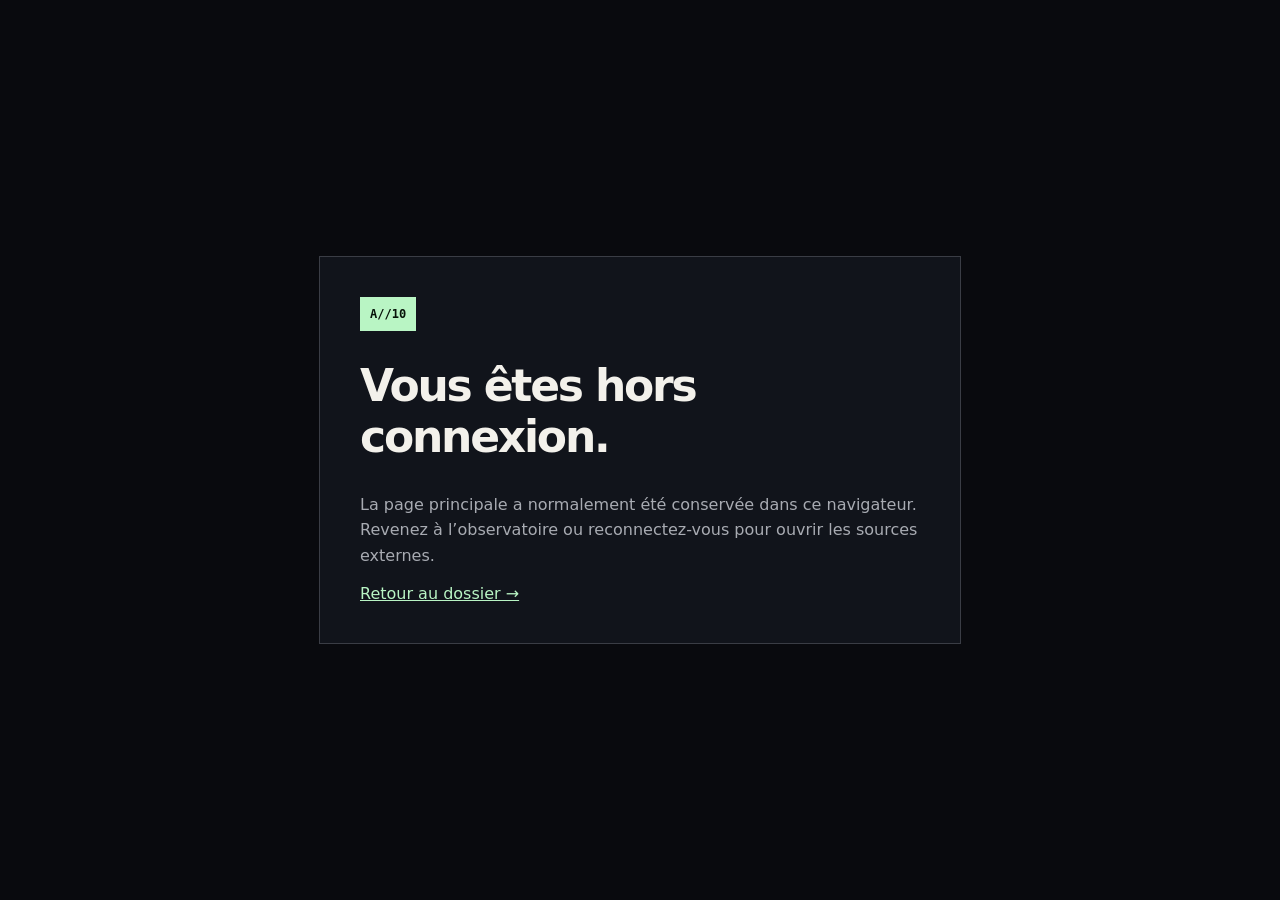
<file: offline.html>
<!doctype html>
<html lang="fr"><head><meta charset="utf-8"><meta name="viewport" content="width=device-width,initial-scale=1"><meta name="theme-color" content="#090a0e"><title>Conclave Arizona — hors connexion</title><style>html{color-scheme:dark}body{margin:0;min-height:100vh;display:grid;place-items:center;background:#090a0e;color:#f3f1eb;font-family:system-ui,sans-serif}.card{width:min(560px,calc(100% - 40px));padding:40px;border:1px solid #3a3d45;background:#11141b}.mark{display:inline-block;padding:10px;background:#b9f5c4;color:#071309;font:800 12px monospace}h1{font-size:44px;letter-spacing:-.05em}p{color:#a8abb2;line-height:1.6}a{color:#b9f5c4}</style></head><body><main class="card"><span class="mark">A//10</span><h1>Vous êtes hors connexion.</h1><p>La page principale a normalement été conservée dans ce navigateur. Revenez à l’observatoire ou reconnectez-vous pour ouvrir les sources externes.</p><a href="./">Retour au dossier →</a></main></body></html>
</file>
<file: assets/styles.css>
:root {
  color-scheme: dark;
  --bg: #090a0e;
  --bg-soft: #0d0f15;
  --panel: #11141b;
  --panel-2: #151922;
  --panel-3: #1a1f29;
  --ink: #f3f1eb;
  --ink-soft: #c9c8c1;
  --muted: #858b94;
  --line: rgba(243, 241, 235, .13);
  --line-strong: rgba(243, 241, 235, .24);
  --green: #b9f5c4;
  --green-ink: #071309;
  --lilac: #cbbcff;
  --amber: #ffd68a;
  --coral: #ff8d7e;
  --blue: #8fc8ff;
  --white: #fff;
  --shadow: 0 24px 80px rgba(0, 0, 0, .32);
  --radius: 8px;
  --radius-lg: 16px;
  --font-sans: Inter, ui-sans-serif, -apple-system, BlinkMacSystemFont, "Segoe UI", sans-serif;
  --font-serif: Iowan Old Style, Baskerville, "Times New Roman", serif;
  --font-mono: "SFMono-Regular", Consolas, "Liberation Mono", monospace;
  --content: 1320px;
  --topbar: 72px;
}

html[data-theme="light"] {
  color-scheme: light;
  --bg: #f1efe7;
  --bg-soft: #e9e6dc;
  --panel: #faf8f2;
  --panel-2: #fffdf7;
  --panel-3: #e4e3da;
  --ink: #11131a;
  --ink-soft: #393d45;
  --muted: #69707a;
  --line: rgba(17, 19, 26, .14);
  --line-strong: rgba(17, 19, 26, .28);
  --green: #2c6b3c;
  --green-ink: #f7fff7;
  --lilac: #6550a8;
  --amber: #9b5e00;
  --coral: #a7352b;
  --blue: #245f96;
  --shadow: 0 24px 80px rgba(22, 25, 31, .13);
}

*, *::before, *::after { box-sizing: border-box; }
html { scroll-behavior: smooth; scroll-padding-top: calc(var(--topbar) + 24px); }
body {
  margin: 0;
  background: var(--bg);
  color: var(--ink);
  font-family: var(--font-sans);
  font-size: 16px;
  line-height: 1.55;
  text-rendering: optimizeLegibility;
  -webkit-font-smoothing: antialiased;
  overflow-x: hidden;
}
button, input, select { font: inherit; }
button, a { -webkit-tap-highlight-color: transparent; }
button { color: inherit; }
a { color: inherit; }
img, svg { display: block; max-width: 100%; }
::selection { background: var(--green); color: var(--green-ink); }

.sr-only {
  position: absolute !important;
  width: 1px !important;
  height: 1px !important;
  padding: 0 !important;
  margin: -1px !important;
  overflow: hidden !important;
  clip: rect(0, 0, 0, 0) !important;
  white-space: nowrap !important;
  border: 0 !important;
}

.skip-link {
  position: fixed;
  z-index: 1000;
  top: 8px;
  left: 8px;
  padding: 10px 14px;
  background: var(--green);
  color: var(--green-ink);
  font-weight: 800;
  transform: translateY(-140%);
  transition: transform .15s ease;
}
.skip-link:focus { transform: none; }

.ambient-grid {
  position: fixed;
  inset: 0;
  pointer-events: none;
  z-index: -1;
  opacity: .38;
  background-image:
    linear-gradient(var(--line) 1px, transparent 1px),
    linear-gradient(90deg, var(--line) 1px, transparent 1px);
  background-size: 96px 96px;
  mask-image: linear-gradient(to bottom, black, transparent 75%);
}

.topbar {
  position: sticky;
  top: 0;
  z-index: 100;
  height: var(--topbar);
  display: grid;
  grid-template-columns: minmax(210px, 1fr) auto minmax(210px, 1fr);
  align-items: center;
  gap: 24px;
  padding: 0 max(24px, calc((100vw - 1540px) / 2));
  background: color-mix(in srgb, var(--bg) 88%, transparent);
  border-bottom: 1px solid var(--line);
  backdrop-filter: blur(18px);
}
.brand {
  display: inline-flex;
  align-items: center;
  gap: 11px;
  text-decoration: none;
  width: fit-content;
}
.brand-mark {
  display: inline-grid;
  place-items: center;
  min-width: 48px;
  height: 36px;
  padding: 0 7px;
  background: var(--green);
  color: var(--green-ink);
  font: 800 12px/1 var(--font-mono);
  letter-spacing: -.06em;
  transform: skew(-8deg);
}
.brand-copy { display: grid; gap: 1px; }
.brand-copy strong { font-size: 13px; letter-spacing: .14em; }
.brand-copy small { color: var(--muted); font: 10px/1.2 var(--font-mono); letter-spacing: .02em; }
.primary-nav { display: flex; gap: clamp(16px, 2.4vw, 36px); }
.primary-nav a {
  position: relative;
  color: var(--ink-soft);
  font-size: 12px;
  font-weight: 750;
  letter-spacing: .06em;
  text-decoration: none;
}
.primary-nav a::after {
  content: "";
  position: absolute;
  left: 0;
  right: 100%;
  bottom: -7px;
  height: 2px;
  background: var(--green);
  transition: right .2s ease;
}
.primary-nav a:hover::after, .primary-nav a:focus-visible::after { right: 0; }
.toolbar { display: flex; align-items: center; justify-content: flex-end; gap: 8px; }
.tool-button, .icon-button, .menu-button {
  border: 1px solid var(--line);
  background: transparent;
  cursor: pointer;
}
.tool-button {
  height: 38px;
  display: flex;
  align-items: center;
  gap: 8px;
  padding: 0 9px 0 12px;
  border-radius: 99px;
  color: var(--ink-soft);
  font-size: 11px;
}
kbd {
  padding: 2px 5px;
  border: 1px solid var(--line);
  border-radius: 4px;
  background: var(--panel-2);
  color: var(--muted);
  font: 10px/1.2 var(--font-mono);
  box-shadow: 0 1px 0 var(--line-strong);
}
.icon-button {
  position: relative;
  width: 38px;
  height: 38px;
  display: inline-grid;
  place-items: center;
  border-radius: 50%;
  font-size: 16px;
}
.icon-button:hover, .tool-button:hover, .icon-button:focus-visible, .tool-button:focus-visible { border-color: var(--green); color: var(--green); }
.saved-count {
  position: absolute;
  top: -5px;
  right: -3px;
  display: grid;
  place-items: center;
  min-width: 17px;
  height: 17px;
  border-radius: 10px;
  background: var(--lilac);
  color: #0d0920;
  font: 700 9px/1 var(--font-mono);
}
.menu-button { display: none; }

.mobile-nav {
  position: fixed;
  z-index: 99;
  top: var(--topbar);
  left: 0;
  right: 0;
  padding: 20px;
  background: var(--panel);
  border-bottom: 1px solid var(--line);
  box-shadow: var(--shadow);
}
.mobile-nav a { display: block; padding: 13px 0; border-bottom: 1px solid var(--line); text-decoration: none; font-weight: 700; }

.progress-rail {
  position: fixed;
  z-index: 50;
  top: 50%;
  left: max(14px, calc((100vw - 1540px) / 2));
  transform: translateY(-45%);
  display: grid;
  gap: 12px;
  width: 76px;
}
.progress-rail a {
  display: grid;
  grid-template-columns: 20px 1fr;
  align-items: center;
  gap: 8px;
  color: var(--muted);
  font: 9px/1 var(--font-mono);
  text-transform: uppercase;
  text-decoration: none;
  transition: color .18s ease;
}
.progress-rail a b { opacity: 0; transform: translateX(-4px); transition: .18s ease; }
.progress-rail a:hover b, .progress-rail a:focus-visible b, .progress-rail a.active b { opacity: 1; transform: none; }
.progress-rail a.active { color: var(--green); }
.progress-line { position: absolute; top: 0; bottom: 0; left: 8px; width: 1px; background: var(--line); z-index: -1; }
.progress-line i { display: block; width: 1px; height: 0; background: var(--green); transition: height .08s linear; }

main { overflow: clip; }
.section, .situation {
  width: min(var(--content), calc(100% - 176px));
  margin: 0 auto;
}
.section { padding: clamp(92px, 12vw, 180px) 0; border-top: 1px solid var(--line); }

.situation {
  min-height: calc(100vh - var(--topbar));
  display: grid;
  grid-template-columns: minmax(0, .86fr) minmax(480px, 1.14fr);
  grid-template-rows: 1fr auto;
  gap: 42px 70px;
  align-items: center;
  padding: clamp(54px, 8vh, 110px) 0 0;
}
.eyebrow, .section-number, .inspector-kicker {
  margin: 0 0 24px;
  color: var(--green);
  font: 700 11px/1.2 var(--font-mono);
  letter-spacing: .11em;
  text-transform: uppercase;
}
.status-dot { display: inline-block; width: 7px; height: 7px; margin-right: 8px; border-radius: 50%; background: var(--green); box-shadow: 0 0 14px var(--green); animation: pulse 2.4s ease infinite; }
@keyframes pulse { 50% { opacity: .45; } }
h1, h2, h3, p { text-wrap: pretty; }
h1, h2 {
  margin: 0;
  font-weight: 520;
  letter-spacing: -.05em;
  line-height: .92;
}
h1 { font-size: clamp(62px, 7.6vw, 124px); }
h2 { font-size: clamp(50px, 6vw, 92px); max-width: 1000px; }
h1 em, h2 em { color: var(--lilac); font-family: var(--font-serif); font-weight: 400; }
.lede {
  max-width: 650px;
  margin: 32px 0 0;
  color: var(--ink-soft);
  font-size: clamp(17px, 1.5vw, 21px);
  line-height: 1.55;
}
.hero-actions, .closing-actions { display: flex; flex-wrap: wrap; gap: 10px; margin-top: 38px; }
.button {
  min-height: 46px;
  display: inline-flex;
  align-items: center;
  justify-content: center;
  gap: 18px;
  padding: 0 18px;
  border: 1px solid var(--line-strong);
  border-radius: 4px;
  font-size: 12px;
  font-weight: 780;
  letter-spacing: .03em;
  text-decoration: none;
  cursor: pointer;
  transition: transform .18s ease, border .18s ease, background .18s ease;
}
.button:hover { transform: translateY(-2px); }
.button-primary { background: var(--green); color: var(--green-ink); border-color: var(--green); }
.button-ghost { background: transparent; color: var(--ink); }
.button-ghost:hover { border-color: var(--lilac); color: var(--lilac); }
.microcopy { margin: 14px 0 0; color: var(--muted); font: 10px/1.4 var(--font-mono); }

.situation-board { background: var(--panel); border: 1px solid var(--line); box-shadow: var(--shadow); }
.board-header, .output-head {
  display: flex;
  align-items: center;
  justify-content: space-between;
  min-height: 42px;
  padding: 0 15px;
  border-bottom: 1px solid var(--line);
  color: var(--muted);
  font: 9px/1.2 var(--font-mono);
  letter-spacing: .09em;
}
.live-label { color: var(--amber); }
.target-card { padding: 24px 28px 22px; border-bottom: 1px solid var(--line); }
.target-card > p:first-child { margin: 0; color: var(--ink-soft); font-size: 12px; font-weight: 700; }
.target-card > strong { display: flex; align-items: flex-start; margin: 4px 0 12px; font-size: clamp(88px, 11vw, 162px); line-height: .84; letter-spacing: -.09em; font-weight: 600; }
.target-card > strong > span { margin: 8px 8px 0 0; font-size: 18px; color: var(--green); }
.target-card > strong small { margin: 10px 0 0 8px; color: var(--lilac); font: italic 30px/1 var(--font-serif); letter-spacing: -.03em; }
.target-scale { display: flex; height: 22px; gap: 2px; }
.target-scale span { width: var(--w); padding: 0 6px; display: flex; align-items: center; overflow: hidden; background: var(--green); color: var(--green-ink); font: 8px/1 var(--font-mono); white-space: nowrap; }
.target-scale span:last-child { background: repeating-linear-gradient(135deg, var(--panel-3), var(--panel-3) 6px, var(--line-strong) 6px, var(--line-strong) 7px); color: var(--muted); }
.card-note { margin: 10px 0 0; color: var(--muted); font: 10px/1.3 var(--font-mono); }
.metric-strip { display: grid; grid-template-columns: repeat(3, 1fr); }
.metric-strip article { min-height: 116px; display: flex; flex-direction: column; justify-content: flex-end; padding: 16px; border-right: 1px solid var(--line); }
.metric-strip article:last-child { border-right: 0; }
.metric-strip span, .metric-strip em { color: var(--muted); font: 9px/1.3 var(--font-mono); font-style: normal; }
.metric-strip strong { margin: 7px 0 3px; font-size: 31px; letter-spacing: -.06em; }
.metric-strip small { margin-left: 4px; color: var(--ink-soft); font-size: 10px; letter-spacing: 0; }
.signal-row { min-height: 46px; display: flex; align-items: center; gap: 15px; padding: 0 15px; border-top: 1px solid var(--line); color: var(--muted); font: 9px/1 var(--font-mono); }
.signal { display: inline-block; width: 6px; height: 6px; margin-right: 4px; border-radius: 50%; }
.signal-fact { background: var(--green); }.signal-option { background: var(--lilac); }.signal-unknown { border: 1px solid var(--coral); }
.text-button, .link-button { padding: 0; border: 0; background: none; color: var(--green); font: 700 10px/1.3 var(--font-mono); cursor: pointer; }
.signal-row .text-button { margin-left: auto; }
.thesis-band {
  grid-column: 1 / -1;
  display: grid;
  grid-template-columns: 120px 1.2fr 1fr;
  gap: 28px;
  align-items: center;
  min-height: 120px;
  padding: 25px 0;
  border-top: 1px solid var(--line);
}
.thesis-band p { margin: 0; color: var(--ink-soft); font-size: 14px; }
.thesis-band p:first-of-type { font-size: 19px; }
.thesis-band strong { color: var(--ink); }
.thesis-band p:last-child span { color: var(--lilac); }
.thesis-index { color: var(--muted); font: 9px/1 var(--font-mono); }

.section-header { margin-bottom: clamp(42px, 6vw, 78px); }
.split-header { display: grid; grid-template-columns: minmax(0, 1.5fr) minmax(260px, .5fr); align-items: end; gap: 60px; }
.section-intro { max-width: 520px; margin: 28px 0 0; color: var(--ink-soft); font-size: 17px; }
.split-header .section-intro { margin: 0; padding-bottom: 7px; }

.graph-section { width: min(1480px, calc(100% - 112px)); }
.graph-workbench { border: 1px solid var(--line-strong); background: var(--panel); box-shadow: var(--shadow); }
.graph-toolbar { min-height: 62px; display: flex; align-items: center; gap: 15px; padding: 10px 13px; border-bottom: 1px solid var(--line); }
.filter-group { display: flex; flex-wrap: wrap; gap: 5px; }
.filter-chip, .preset, .scenario-tabs button {
  min-height: 34px;
  padding: 0 11px;
  border: 1px solid var(--line);
  border-radius: 3px;
  background: transparent;
  color: var(--muted);
  font: 700 9px/1 var(--font-mono);
  text-transform: uppercase;
  letter-spacing: .05em;
  cursor: pointer;
}
.filter-chip span { margin-left: 4px; }
.filter-chip:hover, .filter-chip.active, .filter-chip:focus-visible, .preset.active, .scenario-tabs button[aria-selected="true"] { border-color: var(--green); color: var(--green-ink); background: var(--green); }
.graph-search { position: relative; margin-left: auto; }
.graph-search input, .source-search input {
  width: min(260px, 24vw);
  height: 36px;
  padding: 0 35px 0 12px;
  border: 1px solid var(--line);
  border-radius: 3px;
  outline: 0;
  background: var(--bg-soft);
  color: var(--ink);
  font-size: 12px;
}
.graph-search input:focus, .source-search input:focus { border-color: var(--green); box-shadow: 0 0 0 2px color-mix(in srgb, var(--green) 18%, transparent); }
.graph-search > span, .source-search > span { position: absolute; top: 50%; right: 11px; transform: translateY(-50%); color: var(--muted); }
.graph-actions { display: flex; gap: 4px; }
.graph-actions .icon-button { width: 34px; height: 34px; font-size: 13px; }
.graph-stage { display: grid; grid-template-columns: minmax(0, 1fr) 318px; min-height: 660px; }
.graph-canvas-wrap { position: relative; min-width: 0; overflow: hidden; background: radial-gradient(circle at 50% 45%, color-mix(in srgb, var(--lilac) 8%, transparent), transparent 45%); }
.constraint-graph { width: 100%; height: 100%; min-height: 660px; touch-action: none; cursor: grab; }
.constraint-graph:active { cursor: grabbing; }
.constraint-graph .link { stroke: var(--line-strong); stroke-width: 1; vector-effect: non-scaling-stroke; transition: opacity .2s ease, stroke .2s ease; }
.constraint-graph .link[data-kind="tension"] { stroke: var(--coral); stroke-dasharray: 5 5; opacity: .5; }
.constraint-graph .link[data-kind="convergence"] { stroke: var(--green); opacity: .42; }
.constraint-graph .link.highlight { stroke: var(--lilac); stroke-width: 2; opacity: 1; }
.constraint-graph .link.dimmed { opacity: .04; }
.graph-node { cursor: pointer; transition: opacity .2s ease; }
.graph-node .node-halo { fill: transparent; stroke: transparent; stroke-width: 12; }
.graph-node .node-core { stroke-width: 1.4; vector-effect: non-scaling-stroke; transition: r .18s ease, filter .18s ease; }
.graph-node.metric .node-core { fill: var(--green); stroke: var(--green); }
.graph-node.blindspot .node-core { fill: var(--panel-2); stroke: var(--lilac); }
.graph-node.actor .node-core { fill: var(--panel-2); stroke: var(--amber); }
.graph-node.source .node-core { fill: var(--panel); stroke: var(--blue); }
.graph-node text { fill: var(--ink); font: 700 11px/1 var(--font-sans); text-anchor: middle; pointer-events: none; paint-order: stroke; stroke: var(--panel); stroke-width: 4px; stroke-linejoin: round; }
.graph-node.metric text { fill: var(--green-ink); stroke: var(--green); font-size: 12px; }
.graph-node.source text { font: 650 8px/1 var(--font-mono); }
.graph-node:hover .node-core, .graph-node:focus .node-core, .graph-node.active .node-core { filter: url(#glow); stroke-width: 3; }
.graph-node.dimmed { opacity: .08; }
.graph-node.hidden { display: none; }
.graph-empty { position: absolute; inset: 0; display: grid; place-items: center; color: var(--muted); }
.graph-hint { position: absolute; left: 14px; bottom: 12px; display: flex; gap: 12px; color: var(--muted); font: 8px/1 var(--font-mono); text-transform: uppercase; }
.node-inspector { min-width: 0; padding: 25px; border-left: 1px solid var(--line); background: color-mix(in srgb, var(--panel-2) 86%, transparent); }
.inspector-id { display: flex; align-items: center; justify-content: space-between; margin-bottom: 30px; color: var(--muted); font: 9px/1 var(--font-mono); letter-spacing: .08em; }
.save-node { width: 32px; height: 32px; display: grid; place-items: center; border: 1px solid var(--line); border-radius: 50%; background: none; cursor: pointer; }
.save-node.saved { background: var(--lilac); color: #100a25; border-color: var(--lilac); }
.node-inspector h3 { margin: 3px 0 16px; font-size: 38px; line-height: 1; letter-spacing: -.05em; }
.node-inspector > p:not(.inspector-kicker) { color: var(--ink-soft); font-size: 13px; }
.node-meta { display: grid; gap: 0; margin: 27px 0; border-top: 1px solid var(--line); }
.node-meta > div { display: grid; grid-template-columns: 80px 1fr; gap: 12px; padding: 10px 0; border-bottom: 1px solid var(--line); }
.node-meta dt, .node-sources > span, .node-question > span { color: var(--muted); font: 8px/1.2 var(--font-mono); text-transform: uppercase; letter-spacing: .08em; }
.node-meta dd { margin: 0; color: var(--ink-soft); font-size: 11px; }
.node-question { padding: 14px; background: color-mix(in srgb, var(--lilac) 10%, transparent); border-left: 2px solid var(--lilac); }
.node-question p { margin: 7px 0 0; color: var(--ink); font: italic 16px/1.35 var(--font-serif); }
.node-sources { margin-top: 24px; }
.node-sources > div { display: flex; flex-wrap: wrap; gap: 5px; margin-top: 8px; }
.node-sources a { padding: 4px 7px; border: 1px solid var(--line); border-radius: 2px; color: var(--blue); font: 9px/1 var(--font-mono); text-decoration: none; }
.inspector-action { width: 100%; margin-top: 22px; }
.graph-footer { min-height: 50px; display: flex; align-items: center; justify-content: space-between; gap: 20px; padding: 10px 15px; border-top: 1px solid var(--line); }
.legend { display: flex; flex-wrap: wrap; gap: 16px; }
.legend span { color: var(--muted); font: 8px/1 var(--font-mono); text-transform: uppercase; }
.legend-dot { display: inline-block; width: 7px; height: 7px; margin-right: 5px; border-radius: 50%; }
.legend-dot.metric { background: var(--green); }.legend-dot.blindspot { border: 1px solid var(--lilac); }.legend-dot.actor { border: 1px solid var(--amber); }.legend-dot.source { border: 1px solid var(--blue); }
.graph-footer p { margin: 0; color: var(--muted); font-size: 10px; }
.graph-accessible { margin-top: 16px; }
.graph-accessible details { border: 1px solid var(--line); background: var(--panel); }
.graph-accessible summary { padding: 14px 18px; cursor: pointer; font-size: 12px; font-weight: 700; }
.graph-list { display: grid; grid-template-columns: repeat(3, 1fr); gap: 1px; background: var(--line); border-top: 1px solid var(--line); }
.graph-list button { min-height: 56px; padding: 10px; border: 0; text-align: left; background: var(--panel); color: var(--ink-soft); cursor: pointer; }
.graph-list button:hover { background: var(--panel-2); color: var(--green); }

.simulator-grid { display: grid; grid-template-columns: minmax(360px, .85fr) minmax(420px, 1.15fr); border: 1px solid var(--line-strong); }
.simulator-controls { padding: clamp(24px, 4vw, 52px); background: var(--panel); }
.preset-row { display: flex; flex-wrap: wrap; gap: 5px; margin-bottom: 36px; }
.sim-slider { margin: 0 0 28px; }
.sim-slider-head { display: flex; justify-content: space-between; gap: 15px; margin-bottom: 9px; }
.sim-slider label { color: var(--ink-soft); font-size: 12px; font-weight: 700; }
.sim-slider output { color: var(--green); font: 700 12px/1 var(--font-mono); }
input[type="range"] { width: 100%; height: 18px; margin: 0; appearance: none; background: transparent; cursor: pointer; }
input[type="range"]::-webkit-slider-runnable-track { height: 2px; background: linear-gradient(90deg, var(--green) var(--range-progress, 50%), var(--line-strong) var(--range-progress, 50%)); }
input[type="range"]::-moz-range-track { height: 2px; background: var(--line-strong); }
input[type="range"]::-moz-range-progress { height: 2px; background: var(--green); }
input[type="range"]::-webkit-slider-thumb { width: 16px; height: 16px; margin-top: -7px; appearance: none; border: 2px solid var(--bg); border-radius: 50%; background: var(--green); box-shadow: 0 0 0 1px var(--green); }
input[type="range"]::-moz-range-thumb { width: 14px; height: 14px; border: 2px solid var(--bg); border-radius: 50%; background: var(--green); box-shadow: 0 0 0 1px var(--green); }
.sim-scale { display: flex; justify-content: space-between; color: var(--muted); font: 8px/1 var(--font-mono); }
.reset-simulator { margin-top: 10px; }
.simulator-output { padding: clamp(24px, 4vw, 52px); background: var(--panel-2); border-left: 1px solid var(--line); }
.simulator-output .output-head { min-height: 0; padding: 0 0 12px; }
.heuristic-label { color: var(--amber); }
.net-value { display: flex; align-items: flex-end; gap: 12px; margin: 34px 0 22px; }
.net-value strong { font-size: clamp(86px, 11vw, 154px); font-weight: 560; line-height: .72; letter-spacing: -.1em; }
.net-value span { color: var(--lilac); font: italic 27px/1 var(--font-serif); }
.credibility-gauge { position: relative; height: 24px; margin: 30px 0; background: var(--panel-3); overflow: hidden; }
.credibility-gauge i { position: absolute; inset: 0 auto 0 0; width: 46%; background: linear-gradient(90deg, var(--coral), var(--amber), var(--green)); transition: width .25s ease; }
.credibility-gauge span { position: absolute; inset: 0; display: grid; place-items: center; color: var(--ink); font: 800 9px/1 var(--font-mono); mix-blend-mode: difference; }
.waterfall { display: grid; gap: 7px; padding: 22px 0; border-top: 1px solid var(--line); border-bottom: 1px solid var(--line); }
.waterfall-row { display: grid; grid-template-columns: 130px 1fr 54px; align-items: center; gap: 10px; }
.waterfall-row span { color: var(--muted); font: 9px/1 var(--font-mono); }
.waterfall-track { height: 6px; background: var(--panel-3); }
.waterfall-track i { display: block; height: 100%; background: var(--coral); }
.waterfall-row.positive .waterfall-track i { background: var(--green); }
.waterfall-row b { text-align: right; font: 700 10px/1 var(--font-mono); }
.output-verdict { display: grid; grid-template-columns: 110px 1fr; gap: 20px; align-items: start; margin-top: 24px; }
.output-verdict span { color: var(--amber); font: 800 10px/1.3 var(--font-mono); }
.output-verdict p { margin: 0; color: var(--ink-soft); font-size: 13px; }
.fine-print { margin: 28px 0 0; color: var(--muted); font: 9px/1.5 var(--font-mono); }
.definition-cards { display: grid; grid-template-columns: repeat(4, 1fr); gap: 1px; margin-top: 1px; background: var(--line); }
.definition-cards article { min-height: 180px; padding: 23px; background: var(--panel); }
.definition-cards span { color: var(--green); font: 9px/1 var(--font-mono); }
.definition-cards h3 { margin: 34px 0 8px; font-size: 22px; letter-spacing: -.04em; }
.definition-cards p { margin: 0; color: var(--muted); font-size: 12px; }

.section-controls { display: flex; align-items: center; justify-content: flex-end; gap: 18px; }
.section-controls select {
  height: 38px;
  padding: 0 34px 0 11px;
  border: 1px solid var(--line);
  border-radius: 3px;
  background: var(--panel);
  color: var(--ink);
  font: 10px/1 var(--font-mono);
}
.blindspot-grid { display: grid; grid-template-columns: repeat(3, 1fr); gap: 1px; background: var(--line); border: 1px solid var(--line); }
.blindspot-card { min-width: 0; background: var(--panel); transition: background .18s ease; }
.blindspot-card:hover { background: var(--panel-2); }
.blindspot-card[hidden] { display: none; }
.blindspot-card-head { min-height: 210px; display: flex; flex-direction: column; padding: 22px; }
.blindspot-top { display: flex; justify-content: space-between; color: var(--muted); font: 9px/1 var(--font-mono); }
.blindspot-top .severity { display: flex; gap: 3px; }
.blindspot-top .severity i { width: 9px; height: 3px; background: var(--line-strong); }
.blindspot-top .severity i.on { background: var(--coral); }
.blindspot-card h3 { margin: auto 0 8px; font-size: 25px; line-height: 1.06; letter-spacing: -.045em; }
.blindspot-card .lead { margin: 0; color: var(--ink-soft); font-size: 12px; }
.blindspot-toggle { width: 100%; min-height: 42px; display: flex; align-items: center; justify-content: space-between; padding: 0 22px; border: 0; border-top: 1px solid var(--line); background: none; color: var(--green); font: 700 9px/1 var(--font-mono); cursor: pointer; }
.blindspot-toggle span:last-child { font-size: 17px; transition: transform .18s ease; }
.blindspot-card.expanded .blindspot-toggle span:last-child { transform: rotate(45deg); }
.blindspot-detail { padding: 0 22px; max-height: 0; overflow: hidden; opacity: 0; transition: max-height .28s ease, opacity .2s ease, padding .28s ease; }
.blindspot-card.expanded .blindspot-detail { max-height: 360px; padding: 5px 22px 22px; opacity: 1; }
.blindspot-detail dl { margin: 0; }
.blindspot-detail div { padding: 13px 0; border-top: 1px solid var(--line); }
.blindspot-detail dt { color: var(--muted); font: 8px/1.2 var(--font-mono); text-transform: uppercase; }
.blindspot-detail dd { margin: 5px 0 0; color: var(--ink-soft); font-size: 12px; }
.blindspot-sources { display: flex; flex-wrap: wrap; gap: 5px; margin-top: 10px; }
.blindspot-sources a { color: var(--blue); font: 9px/1 var(--font-mono); text-decoration: none; }
.bookmark-button { border: 0; background: none; color: var(--lilac); cursor: pointer; }

.coalition-lab { display: grid; grid-template-columns: minmax(480px, 1.1fr) minmax(340px, .9fr); min-height: 600px; border: 1px solid var(--line-strong); background: var(--panel); }
.party-orbit { position: relative; min-height: 600px; overflow: hidden; background: radial-gradient(circle at center, color-mix(in srgb, var(--lilac) 12%, transparent), transparent 48%); }
.party-orbit::before { content: "COALITION\A ARIZONA"; white-space: pre; position: absolute; inset: 50% auto auto 50%; transform: translate(-50%, -50%); width: 130px; height: 130px; display: grid; place-items: center; text-align: center; border: 1px solid var(--line-strong); border-radius: 50%; color: var(--muted); font: 800 10px/1.4 var(--font-mono); }
.tension-lines { position: absolute; width: min(86%, 600px); left: 50%; top: 50%; transform: translate(-50%, -50%); }
.tension-lines path { fill: none; stroke: var(--line-strong); stroke-width: 1; stroke-dasharray: 4 6; }
.party-button { position: absolute; left: var(--x); top: var(--y); transform: translate(-50%, -50%); min-width: 94px; min-height: 94px; padding: 12px; border: 1px solid var(--amber); border-radius: 50%; background: var(--panel-2); color: var(--ink); font-weight: 800; cursor: pointer; box-shadow: 0 0 0 9px color-mix(in srgb, var(--amber) 3%, transparent); transition: transform .2s ease, background .2s ease; }
.party-button:hover, .party-button.active, .party-button:focus-visible { transform: translate(-50%, -50%) scale(1.08); background: var(--amber); color: #1a1102; }
.party-inspector { display: flex; flex-direction: column; justify-content: center; padding: clamp(32px, 5vw, 72px); border-left: 1px solid var(--line); background: var(--panel-2); }
.party-inspector h3 { margin: 0 0 18px; font-size: clamp(52px, 7vw, 98px); line-height: .9; letter-spacing: -.08em; }
.party-inspector blockquote { margin: 0 0 30px; color: var(--lilac); font: italic 20px/1.4 var(--font-serif); }
.party-inspector dl { margin: 0; }
.party-inspector dl > div { padding: 13px 0; border-top: 1px solid var(--line); }
.party-inspector dt { color: var(--muted); font: 8px/1 var(--font-mono); text-transform: uppercase; }
.party-inspector dd { margin: 5px 0 0; color: var(--ink-soft); font-size: 12px; }
.party-source { margin-top: 24px; color: var(--muted); font: 9px/1.4 var(--font-mono); }
.tension-table-wrap, .matrix-wrap { overflow-x: auto; border: 1px solid var(--line); border-top: 0; }
table { width: 100%; border-collapse: collapse; }
caption { padding: 14px 16px; text-align: left; color: var(--muted); font: 9px/1 var(--font-mono); text-transform: uppercase; }
th, td { padding: 15px 14px; border-top: 1px solid var(--line); text-align: left; vertical-align: top; }
th { color: var(--muted); font: 8px/1.2 var(--font-mono); text-transform: uppercase; }
td { color: var(--ink-soft); font-size: 12px; }
.tension-meter { display: flex; gap: 3px; }
.tension-meter i { width: 13px; height: 4px; background: var(--line-strong); }
.tension-meter i.on { background: var(--coral); }

.evidence-layout { display: grid; grid-template-columns: minmax(0, 1.35fr) minmax(320px, .65fr); }
.evidence-layout .matrix-wrap { border: 1px solid var(--line-strong); }
.evidence-matrix { min-width: 760px; }
.evidence-matrix th:not(:first-child), .evidence-matrix td:not(:first-child) { text-align: center; border-left: 1px solid var(--line); }
.evidence-matrix tbody tr:hover { background: var(--panel-2); }
.evidence-badge { display: inline-block; min-width: 64px; padding: 5px 7px; border: 1px solid var(--line); border-radius: 2px; font: 800 8px/1 var(--font-mono); text-transform: uppercase; }
.evidence-badge.fort, .evidence-badge.socle { color: var(--green); border-color: color-mix(in srgb, var(--green) 50%, transparent); }
.evidence-badge.partiel, .evidence-badge.discours, .evidence-badge.scenarios, .evidence-badge.risques { color: var(--amber); }
.evidence-badge.fragile, .evidence-badge.faible { color: var(--coral); border-color: color-mix(in srgb, var(--coral) 50%, transparent); }
.audit-verdict { padding: clamp(28px, 4vw, 52px); border: 1px solid var(--line-strong); border-left: 0; background: var(--panel-2); }
.audit-score { display: grid; place-items: center; width: 90px; height: 90px; border: 1px solid var(--green); border-radius: 50%; color: var(--muted); font: 8px/1.1 var(--font-mono); text-align: center; }
.audit-score strong { color: var(--green); font-size: 21px; }
.audit-verdict h3 { margin: 35px 0 14px; font-size: 25px; line-height: 1.1; }
.audit-verdict > p { color: var(--ink-soft); font-size: 13px; }
.audit-verdict ul { list-style: none; padding: 0; margin: 25px 0 0; }
.audit-verdict li { display: flex; gap: 12px; padding: 11px 0; border-top: 1px solid var(--line); color: var(--ink-soft); font-size: 11px; }
.audit-verdict li span { color: var(--green); font: 9px/1.5 var(--font-mono); }
.status-protocol { margin-top: 60px; }
.status-protocol h3 { margin: 0 0 22px; font-size: 23px; }
.status-protocol > div { display: grid; grid-template-columns: repeat(5, 1fr); gap: 1px; background: var(--line); }
.status-card { min-height: 190px; padding: 20px; background: var(--panel); }
.status-card span { color: var(--green); font: 9px/1 var(--font-mono); }
.status-card h4 { margin: 35px 0 10px; font-size: 15px; }
.status-card p { margin: 0; color: var(--muted); font-size: 11px; }

.scenario-tabs { display: flex; gap: 5px; margin-bottom: 1px; }
.scenario-tabs button { min-height: 42px; padding: 0 16px; }
.scenario-panel { display: grid; grid-template-columns: .85fr 1.15fr; min-height: 430px; border: 1px solid var(--line-strong); background: var(--panel); }
.scenario-copy { padding: clamp(30px, 5vw, 64px); }
.scenario-code { color: var(--green); font: 9px/1 var(--font-mono); }
.scenario-copy h3 { margin: 24px 0 18px; max-width: 500px; font-size: clamp(36px, 4vw, 58px); line-height: .95; letter-spacing: -.055em; }
.scenario-copy > p { color: var(--ink-soft); font-size: 14px; }
.scenario-tags { display: flex; flex-wrap: wrap; gap: 6px; margin-top: 25px; }
.scenario-tags span { padding: 5px 7px; border: 1px solid var(--line); color: var(--muted); font: 8px/1 var(--font-mono); text-transform: uppercase; }
.scenario-chart { display: grid; align-content: center; gap: 18px; padding: clamp(30px, 5vw, 64px); border-left: 1px solid var(--line); background: var(--panel-2); }
.risk-row { display: grid; grid-template-columns: 145px 1fr 18px; align-items: center; gap: 15px; }
.risk-row span, .risk-row b { font: 9px/1 var(--font-mono); }
.risk-row span { color: var(--ink-soft); }
.risk-track { height: 8px; background: var(--panel-3); }
.risk-track i { display: block; height: 100%; background: linear-gradient(90deg, var(--green), var(--amber), var(--coral)); transform-origin: left; animation: growBar .45s ease both; }
@keyframes growBar { from { transform: scaleX(0); } }
.method-note { max-width: 760px; margin: 16px 0 0; color: var(--muted); font: 9px/1.5 var(--font-mono); }

.timeline { position: relative; display: grid; grid-template-columns: repeat(6, 1fr); gap: 1px; background: var(--line); border: 1px solid var(--line); }
.timeline::before { content: ""; position: absolute; top: 63px; left: 5%; right: 5%; height: 1px; background: var(--line-strong); }
.timeline-item { position: relative; min-height: 300px; padding: 25px 18px; background: var(--panel); }
.timeline-item::before { content: ""; position: absolute; top: 57px; left: 20px; width: 12px; height: 12px; border: 2px solid var(--lilac); border-radius: 50%; background: var(--panel); z-index: 1; }
.timeline-item[data-status="maintenant"]::before { background: var(--green); border-color: var(--green); box-shadow: 0 0 18px var(--green); }
.timeline-year { display: block; margin-top: 63px; color: var(--green); font-size: 30px; font-weight: 700; letter-spacing: -.04em; }
.timeline-item h3 { margin: 23px 0 10px; font-size: 17px; }
.timeline-item p { margin: 0; color: var(--muted); font-size: 11px; }
.timeline-status { position: absolute; left: 18px; bottom: 18px; color: var(--muted); font: 8px/1 var(--font-mono); text-transform: uppercase; }

.checklist-progress { display: grid; grid-template-columns: 140px 1fr auto; align-items: center; gap: 20px; margin-bottom: 20px; }
.checklist-progress > span { color: var(--ink-soft); font: 10px/1 var(--font-mono); }
.checklist-progress > i { height: 4px; background: var(--panel-3); }
.checklist-progress b { display: block; width: 0; height: 100%; background: var(--green); transition: width .2s ease; }
.decision-checklist { list-style: none; display: grid; grid-template-columns: repeat(3, 1fr); gap: 1px; padding: 0; margin: 0; counter-reset: question; background: var(--line); border: 1px solid var(--line); }
.decision-checklist li { counter-increment: question; min-height: 150px; background: var(--panel); }
.decision-checklist label { height: 100%; display: grid; grid-template-columns: 32px 1fr; gap: 13px; padding: 20px; cursor: pointer; }
.decision-checklist input { position: absolute; opacity: 0; pointer-events: none; }
.check-box { width: 28px; height: 28px; display: grid; place-items: center; border: 1px solid var(--line-strong); font: 8px/1 var(--font-mono); }
.check-box::before { content: counter(question, decimal-leading-zero); }
.decision-checklist p { margin: 0; color: var(--ink-soft); font-size: 12px; }
.decision-checklist input:checked + .check-box { background: var(--green); color: var(--green-ink); border-color: var(--green); }
.decision-checklist input:checked + .check-box::before { content: "✓"; font-size: 14px; }
.decision-checklist input:checked ~ p { color: var(--muted); text-decoration: line-through; text-decoration-thickness: 1px; }
.decision-checklist input:focus-visible + .check-box { outline: 2px solid var(--lilac); outline-offset: 3px; }

.source-summary { display: flex; align-items: flex-end; justify-content: flex-end; gap: 12px; }
.source-summary strong { font-size: 75px; line-height: .7; letter-spacing: -.08em; }
.source-summary span { color: var(--muted); font: 9px/1.35 var(--font-mono); }
.sources-toolbar { display: flex; align-items: center; justify-content: space-between; gap: 20px; padding: 15px; border: 1px solid var(--line); background: var(--panel); }
.source-search { position: relative; }
.source-search input { width: min(420px, 40vw); }
.source-ledger { border: 1px solid var(--line); border-top: 0; }
.source-row { display: grid; grid-template-columns: 55px 190px minmax(0, 1fr) 105px 34px; align-items: center; gap: 15px; min-height: 74px; padding: 11px 15px; border-top: 1px solid var(--line); text-decoration: none; transition: background .15s ease; }
.source-row:first-child { border-top: 0; }
.source-row:hover { background: var(--panel-2); }
.source-row[hidden] { display: none; }
.source-id { color: var(--green); font: 800 10px/1 var(--font-mono); }
.source-org { color: var(--ink-soft); font-size: 11px; font-weight: 700; }
.source-title { color: var(--ink); font-size: 13px; }
.source-date { color: var(--muted); font: 9px/1.2 var(--font-mono); }
.source-arrow { color: var(--lilac); }
.source-tags { display: flex; flex-wrap: wrap; gap: 4px; margin-top: 5px; }
.source-tags span { color: var(--muted); font: 8px/1 var(--font-mono); }
.source-tags span + span::before { content: "·"; margin-right: 4px; }
.method-grid { display: grid; grid-template-columns: repeat(3, 1fr); gap: 1px; margin-top: 60px; background: var(--line); }
.method-grid article { min-height: 220px; padding: 25px; background: var(--panel); }
.method-grid article > span { color: var(--green); font: 9px/1 var(--font-mono); }
.method-grid h3 { margin: 50px 0 12px; font-size: 21px; letter-spacing: -.035em; }
.method-grid p { margin: 0; color: var(--muted); font-size: 12px; }

.closing-section { width: min(1100px, calc(100% - 70px)); margin: 0 auto; padding: clamp(100px, 15vw, 220px) 0; text-align: center; }
.closing-section h2 { margin: 0 auto; }
.closing-section > p:not(.section-number) { max-width: 700px; margin: 35px auto 0; color: var(--ink-soft); font-size: 18px; }
.closing-actions { justify-content: center; }
.site-footer { display: grid; grid-template-columns: 1.2fr 1.4fr 1fr .6fr; gap: 30px; align-items: end; padding: 46px max(32px, calc((100vw - var(--content)) / 2)); border-top: 1px solid var(--line); background: var(--panel); }
.site-footer p { margin: 3px 0; color: var(--muted); font: 9px/1.4 var(--font-mono); }
.site-footer > div:nth-child(3) { display: grid; gap: 8px; }
.site-footer > div:nth-child(3) a, .site-footer .link-button { width: fit-content; color: var(--ink-soft); font-size: 11px; text-decoration: none; }
.site-footer > div:last-child { text-align: right; }
.site-footer > div:last-child strong { font: 700 15px/1 var(--font-mono); }

dialog {
  width: min(760px, calc(100% - 30px));
  max-height: min(760px, calc(100vh - 30px));
  padding: 0;
  border: 1px solid var(--line-strong);
  border-radius: var(--radius-lg);
  background: var(--panel);
  color: var(--ink);
  box-shadow: var(--shadow);
}
dialog::backdrop { background: rgba(3, 4, 7, .78); backdrop-filter: blur(8px); }
.dialog-shell { margin: 0; }
.dialog-header { min-height: 64px; display: flex; align-items: center; justify-content: space-between; gap: 15px; padding: 12px 16px; border-bottom: 1px solid var(--line); }
.dialog-header label { flex: 1; display: flex; align-items: center; gap: 10px; }
.dialog-header input { width: 100%; border: 0; outline: 0; background: transparent; color: var(--ink); font-size: 16px; }
.dialog-header button { border: 0; background: none; color: var(--muted); font: 10px/1 var(--font-mono); cursor: pointer; }
.dialog-header h2 { margin: 0; font: 700 17px/1 var(--font-sans); letter-spacing: -.02em; }
.search-results, .saved-list { min-height: 180px; max-height: 520px; overflow-y: auto; padding: 8px; }
.search-placeholder, .saved-empty { margin: 0; padding: 50px 20px; color: var(--muted); text-align: center; font-size: 12px; }
.search-result, .saved-item { width: 100%; display: grid; grid-template-columns: 80px 1fr auto; gap: 14px; align-items: center; padding: 13px; border: 0; border-bottom: 1px solid var(--line); background: transparent; text-align: left; color: var(--ink); cursor: pointer; }
.search-result:hover, .search-result.active, .saved-item:hover { background: var(--panel-2); }
.result-type { color: var(--green); font: 8px/1 var(--font-mono); text-transform: uppercase; }
.result-copy strong { display: block; font-size: 13px; }
.result-copy span { color: var(--muted); font-size: 10px; }
.result-arrow { color: var(--lilac); }
.dialog-footer, .dialog-actions { display: flex; align-items: center; gap: 18px; padding: 12px 16px; border-top: 1px solid var(--line); color: var(--muted); font: 8px/1 var(--font-mono); }
.dialog-actions { justify-content: flex-end; }
.compact-dialog { padding-bottom: 10px; }
.shortcut-list { margin: 0; padding: 8px 18px; }
.shortcut-list div { display: grid; grid-template-columns: 70px 1fr; padding: 14px 0; border-bottom: 1px solid var(--line); }
.shortcut-list dd { margin: 0; color: var(--ink-soft); font-size: 12px; }
.toast { position: fixed; z-index: 300; right: 22px; bottom: 22px; max-width: 360px; padding: 12px 15px; border: 1px solid var(--green); background: var(--panel); color: var(--ink); font-size: 11px; box-shadow: var(--shadow); transform: translateY(160%); opacity: 0; transition: .25s ease; }
.toast.visible { transform: none; opacity: 1; }
.noscript { position: fixed; z-index: 500; left: 15px; right: 15px; bottom: 15px; padding: 15px; background: var(--coral); color: #210604; text-align: center; font-weight: 700; }

:focus-visible { outline: 2px solid var(--lilac); outline-offset: 3px; }

@media (max-width: 1260px) {
  .primary-nav { display: none; }
  .topbar { grid-template-columns: 1fr auto; }
  .menu-button { width: 38px; height: 38px; display: grid; place-content: center; gap: 5px; border-radius: 50%; }
  .menu-button span { width: 14px; height: 1px; background: var(--ink); }
  .progress-rail { display: none; }
  .section, .situation { width: min(var(--content), calc(100% - 64px)); }
  .graph-section { width: calc(100% - 32px); }
  .situation { grid-template-columns: 1fr 1fr; gap: 40px; }
}

@media (max-width: 980px) {
  .situation { grid-template-columns: 1fr; padding-top: 70px; }
  .situation-board { max-width: 720px; }
  .thesis-band { grid-template-columns: 80px 1fr; }
  .thesis-band p:last-child { grid-column: 2; }
  .split-header { grid-template-columns: 1fr; gap: 24px; }
  .split-header .section-intro { margin-top: 0; }
  .graph-stage { grid-template-columns: 1fr; }
  .constraint-graph { min-height: 580px; }
  .node-inspector { border-left: 0; border-top: 1px solid var(--line); }
  .node-meta { grid-template-columns: repeat(3, 1fr); gap: 12px; }
  .node-meta > div { display: block; }
  .node-meta dd { margin-top: 5px; }
  .simulator-grid, .coalition-lab, .evidence-layout, .scenario-panel { grid-template-columns: 1fr; }
  .simulator-output, .party-inspector, .audit-verdict, .scenario-chart { border-left: 0; border-top: 1px solid var(--line); }
  .blindspot-grid { grid-template-columns: repeat(2, 1fr); }
  .definition-cards { grid-template-columns: repeat(2, 1fr); }
  .status-protocol > div { grid-template-columns: repeat(3, 1fr); }
  .decision-checklist { grid-template-columns: repeat(2, 1fr); }
  .timeline { grid-template-columns: repeat(3, 1fr); }
  .timeline::before { display: none; }
  .timeline-item::before { top: 28px; }
  .timeline-year { margin-top: 52px; }
  .site-footer { grid-template-columns: 1fr 1fr; }
  .site-footer > div:last-child { text-align: left; }
}

@media (max-width: 720px) {
  :root { --topbar: 62px; }
  .topbar { padding: 0 14px; }
  .brand-copy small, .tool-label, .tool-button kbd { display: none; }
  .tool-button { width: 38px; padding: 0; justify-content: center; border-radius: 50%; font-size: 18px; }
  .section, .situation, .closing-section { width: calc(100% - 30px); }
  .section { padding: 95px 0; }
  .graph-section { width: 100%; }
  .graph-section > .section-header, .graph-accessible { width: calc(100% - 30px); margin-left: auto; margin-right: auto; }
  .graph-workbench { border-left: 0; border-right: 0; }
  .situation { gap: 32px; }
  h1 { font-size: clamp(58px, 19vw, 88px); }
  h2 { font-size: clamp(46px, 15vw, 72px); }
  .situation-board { width: 100%; }
  .target-card > strong { font-size: 100px; }
  .metric-strip { grid-template-columns: 1fr; }
  .metric-strip article { min-height: 88px; border-right: 0; border-top: 1px solid var(--line); }
  .signal-row { flex-wrap: wrap; height: auto; padding: 13px; }
  .signal-row .text-button { width: 100%; margin: 5px 0 0; text-align: left; }
  .thesis-band { grid-template-columns: 1fr; gap: 12px; }
  .thesis-band p:last-child { grid-column: auto; }
  .graph-toolbar { flex-wrap: wrap; }
  .graph-search { order: 3; width: 100%; }
  .graph-search input { width: 100%; }
  .graph-actions { margin-left: auto; }
  .constraint-graph { min-height: 500px; }
  .graph-footer { align-items: flex-start; flex-direction: column; }
  .graph-list { grid-template-columns: 1fr; }
  .node-meta { grid-template-columns: 1fr; }
  .blindspot-grid, .definition-cards, .decision-checklist, .method-grid { grid-template-columns: 1fr; }
  .section-controls { align-items: flex-start; flex-direction: column; }
  .coalition-lab { min-height: 0; }
  .party-orbit { min-height: 440px; }
  .party-button { min-width: 72px; min-height: 72px; font-size: 11px; }
  .status-protocol > div { grid-template-columns: 1fr; }
  .scenario-tabs { display: grid; grid-template-columns: 1fr; }
  .scenario-tabs button { text-align: left; }
  .risk-row { grid-template-columns: 120px 1fr 18px; }
  .timeline { display: block; background: transparent; border: 0; }
  .timeline-item { min-height: 220px; border-bottom: 1px solid var(--line); }
  .checklist-progress { grid-template-columns: 1fr auto; }
  .checklist-progress > i { grid-column: 1 / -1; grid-row: 2; }
  .sources-toolbar { align-items: stretch; flex-direction: column; }
  .source-search input { width: 100%; }
  .source-row { grid-template-columns: 42px 1fr 25px; gap: 9px; }
  .source-org, .source-date { display: none; }
  .source-title { font-size: 11px; }
  .source-summary { justify-content: flex-start; }
  .site-footer { grid-template-columns: 1fr; padding: 36px 20px; }
  .search-result, .saved-item { grid-template-columns: 60px 1fr auto; }
}

@media (prefers-reduced-motion: reduce) {
  *, *::before, *::after { scroll-behavior: auto !important; animation-duration: .01ms !important; animation-iteration-count: 1 !important; transition-duration: .01ms !important; }
}

@media print {
  :root { --bg: #fff; --panel: #fff; --panel-2: #fff; --ink: #111; --ink-soft: #333; --muted: #555; --line: #bbb; --green: #125c2a; --lilac: #4d3b82; }
  .topbar, .progress-rail, .graph-toolbar, .graph-hint, .hero-actions, .toolbar, .section-controls, .sources-toolbar, .closing-actions, .site-footer, dialog, .toast { display: none !important; }
  .section, .situation { width: 100%; min-height: 0; padding: 32px 0; break-inside: avoid; }
  .situation { grid-template-columns: 1fr 1fr; }
  .constraint-graph { min-height: 520px; }
  .blindspot-detail { max-height: none; padding: 5px 22px 22px; opacity: 1; }
  a { text-decoration: none; }
}

/* Correctif définitif du calque bloquant le graphe */
.graph-empty {
  display: none !important;
  pointer-events: none !important;
}
</file>
